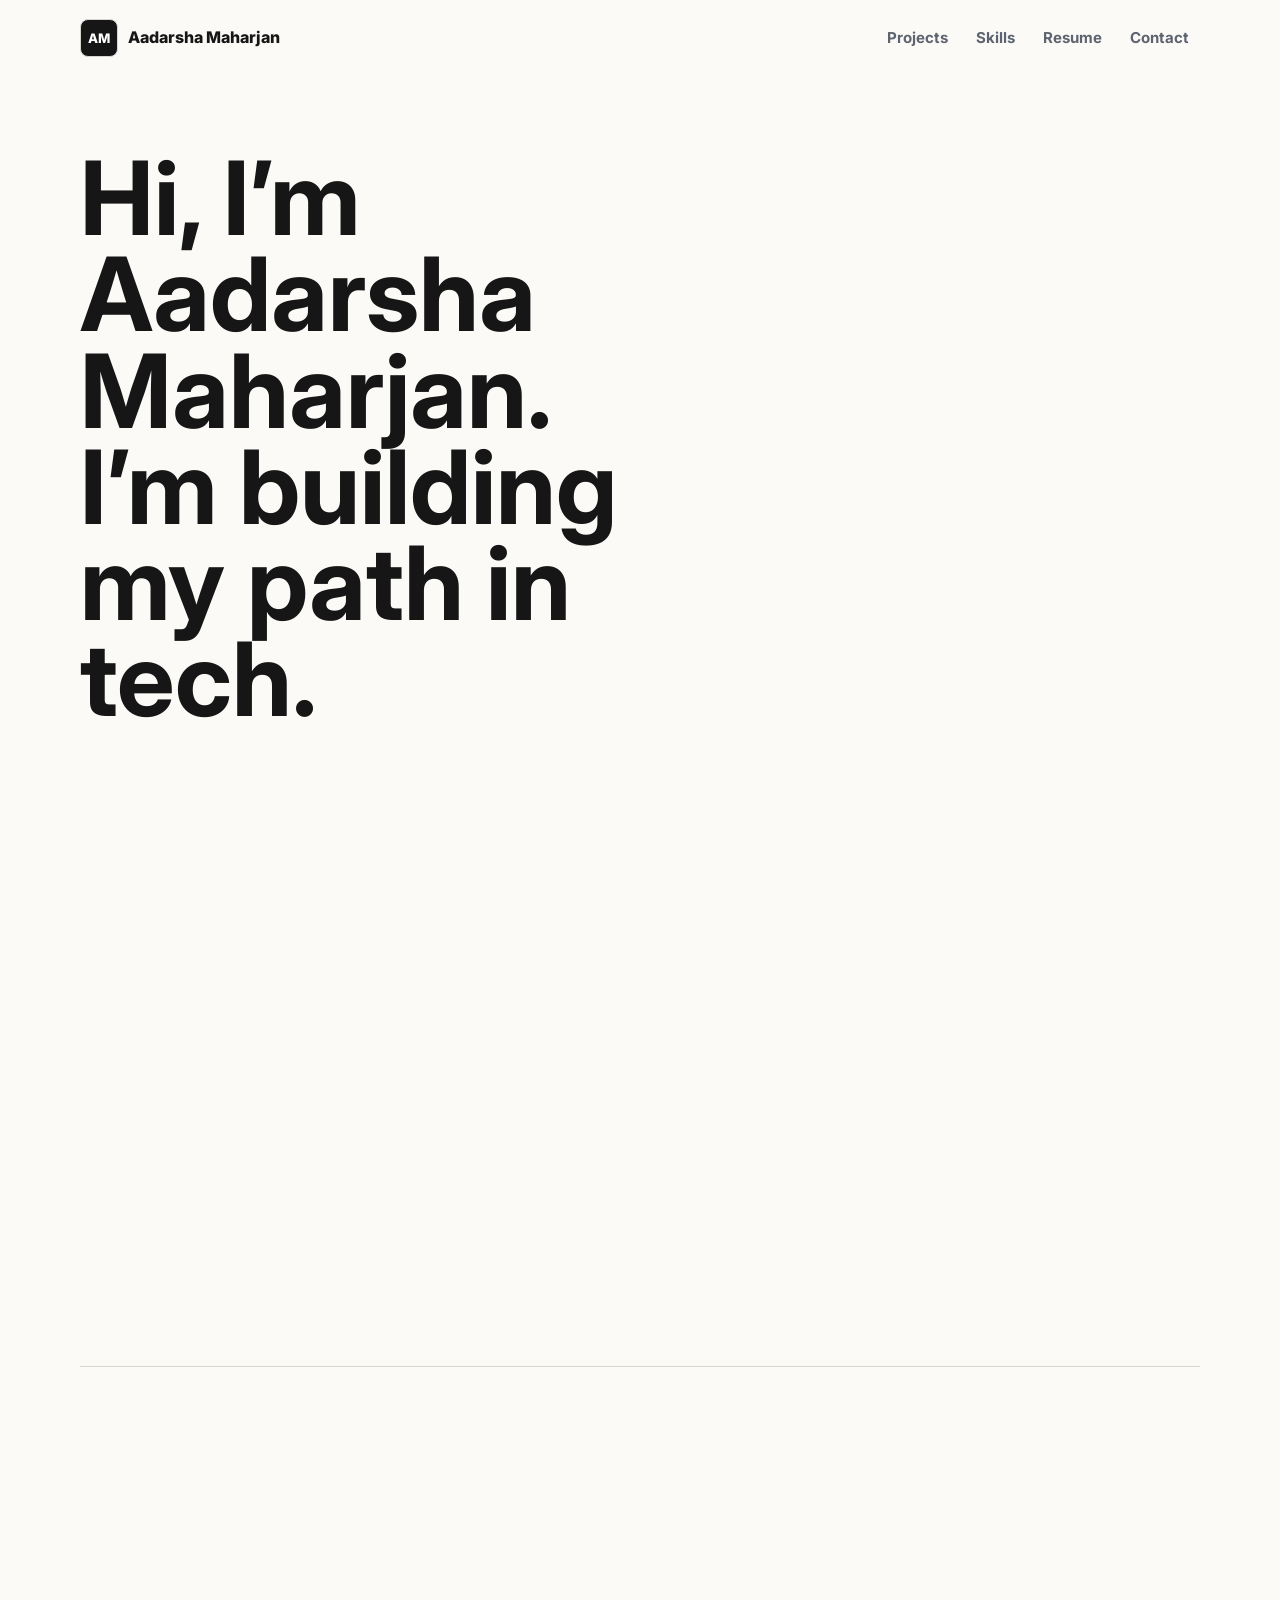
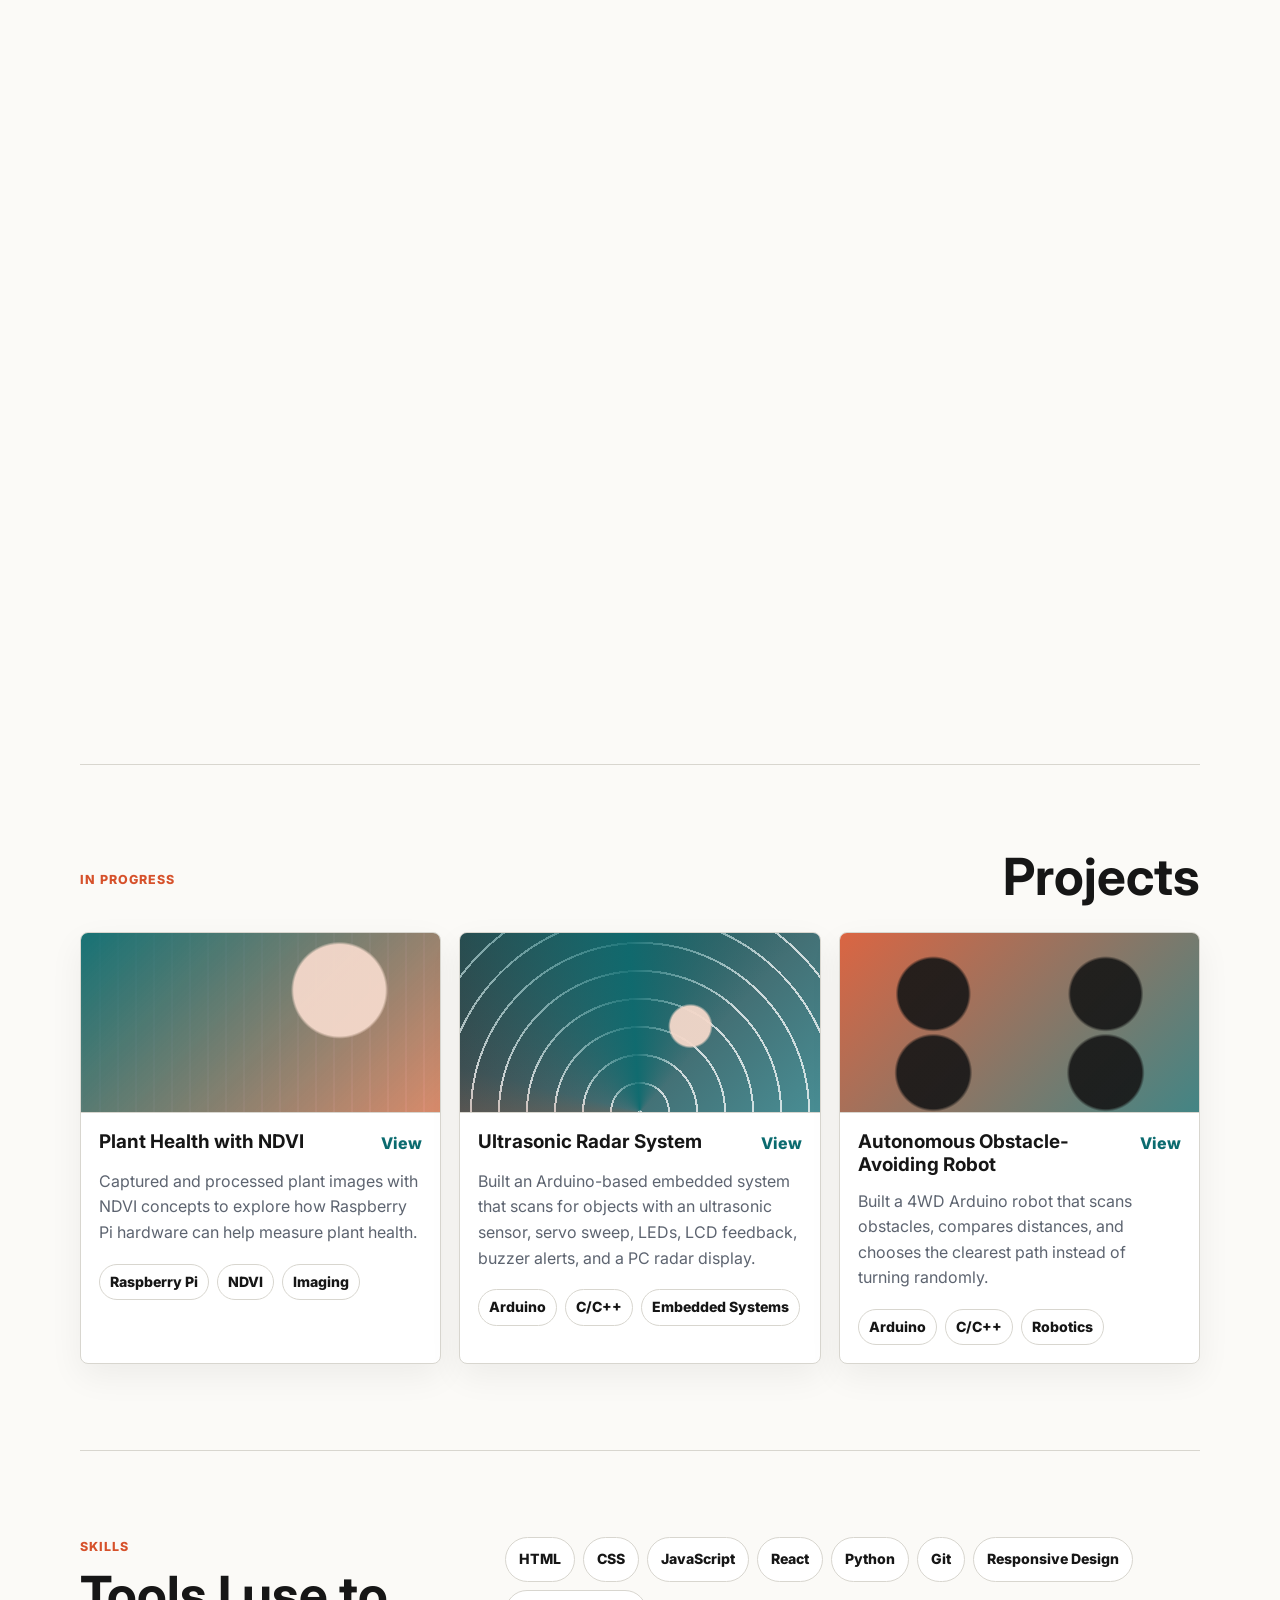
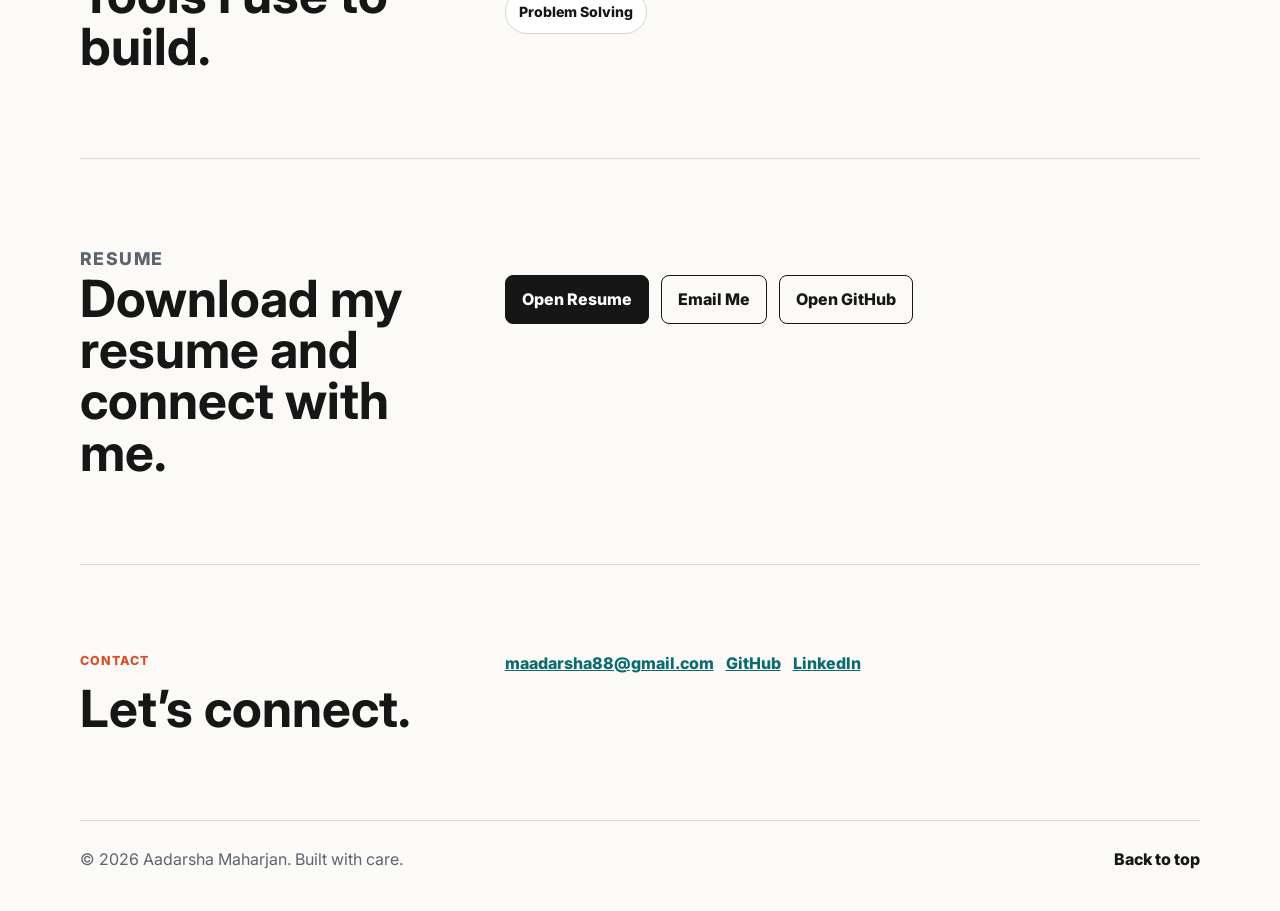
<file: index.html>
<!doctype html>
<html lang="en">
  <head>
    <meta charset="utf-8" />
    <meta name="viewport" content="width=device-width, initial-scale=1" />
    <meta
      name="description"
      content="Portfolio website for Aadarsha Maharjan featuring resume, GitHub, skills, and upcoming projects."
    />
    <title>Aadarsha Maharjan | Portfolio</title>
    <link rel="preconnect" href="https://fonts.googleapis.com" />
    <link rel="preconnect" href="https://fonts.gstatic.com" crossorigin />
    <link
      href="https://fonts.googleapis.com/css2?family=Inter:wght@400;500;600;700;800&display=swap"
      rel="stylesheet"
    />
    <link rel="stylesheet" href="styles.css" />
  </head>
  <body>
    <header class="site-header">
      <a class="brand" href="#top" aria-label="Aadarsha Maharjan home">
        <span class="brand-mark">AM</span>
        <span>Aadarsha Maharjan</span>
      </a>

      <nav class="nav-links" aria-label="Main navigation">
        <a href="#projects">Projects</a>
        <a href="#skills">Skills</a>
        <a href="#resume">Resume</a>
        <a href="#contact">Contact</a>
      </nav>
    </header>

    <main id="top">
      <div class="hero-stage">
        <section class="hero" aria-labelledby="intro-title">
          <div class="hero-copy">
            <p class="eyebrow hero-kicker scroll-fade step-one">Portfolio</p>
            <h1 id="intro-title">Hi, I’m Aadarsha Maharjan. I’m building my path in tech.</h1>
            <p class="hero-text scroll-fade step-one">
              This portfolio is where I’ll share my resume, GitHub, skills, and the projects I’m
              creating as I keep learning and growing.
            </p>
            <div class="hero-actions scroll-fade step-two" aria-label="Primary links">
              <a
                class="button primary"
                href="https://github.com/AadarshaMaharjan01"
                target="_blank"
                rel="noreferrer"
              >
                <svg aria-hidden="true" viewBox="0 0 24 24">
                  <path
                    d="M12 .5A12 12 0 0 0 8.2 23.9c.6.1.8-.3.8-.6v-2.1c-3.3.7-4-1.4-4-1.4-.5-1.4-1.3-1.8-1.3-1.8-1.1-.7.1-.7.1-.7 1.2.1 1.8 1.2 1.8 1.2 1.1 1.8 2.8 1.3 3.5 1 .1-.8.4-1.3.8-1.6-2.7-.3-5.5-1.3-5.5-5.9 0-1.3.5-2.4 1.2-3.2-.1-.3-.5-1.6.1-3.2 0 0 1-.3 3.3 1.2a11.4 11.4 0 0 1 6 0C17.4 4.3 18.4 4.6 18.4 4.6c.6 1.6.2 2.9.1 3.2.8.8 1.2 1.9 1.2 3.2 0 4.6-2.8 5.6-5.5 5.9.4.4.8 1.1.8 2.2v3.3c0 .3.2.7.8.6A12 12 0 0 0 12 .5Z"
                  />
                </svg>
                GitHub
              </a>
              <a
                class="button secondary"
                href="Resume_Aadarsha_New.docx"
                target="_blank"
                rel="noreferrer"
              >
                <svg aria-hidden="true" viewBox="0 0 24 24">
                  <path
                    d="M14 2H6a2 2 0 0 0-2 2v16a2 2 0 0 0 2 2h12a2 2 0 0 0 2-2V8Zm0 2.8L17.2 8H14ZM8 13h8v2H8Zm0 4h8v2H8Zm0-8h4v2H8Z"
                  />
                </svg>
                Resume
              </a>
            </div>
          </div>

          <div class="hero-visual scroll-fade step-three" aria-label="Portfolio preview">
            <img src="assets/portfolio-visual.svg" alt="Layered portfolio project preview" />
          </div>
        </section>
      </div>

      <div class="about-stage">
        <section class="section about" aria-labelledby="about-title">
          <div class="scroll-fade about-step-one">
            <p class="eyebrow">About</p>
            <h2 id="about-title">Motivated, curious, and ready to build.</h2>
          </div>
          <p class="scroll-fade about-step-two">
            I’m Aadarsha Maharjan, a current Computer Engineering student at Wentworth Institute of
            Technology. I’m working toward building practical technical skills through hands-on
            learning, and this site will grow with me as I add new projects, improve my resume, and
            publish more of my work.
          </p>
          <div class="study-details scroll-fade about-step-three" aria-label="Education details">
            <span>Current Student</span>
            <span>Computer Engineering</span>
            <span>Expected Graduation: 2029</span>
          </div>
        </section>
      </div>

      <section class="section" id="projects" aria-labelledby="projects-title">
        <div class="section-heading">
          <p class="eyebrow">In Progress</p>
          <h2 id="projects-title">Projects</h2>
        </div>

        <div class="project-grid">
          <article class="project-card">
            <div class="project-media project-media-ndvi"></div>
            <div class="project-body">
              <div class="project-topline">
                <h3>Plant Health with NDVI</h3>
                <a
                  href="ndvi-plant-health.html"
                  target="_blank"
                  rel="noreferrer"
                  aria-label="View Plant Health with NDVI project"
                >
                  View
                </a>
              </div>
              <p>
                Captured and processed plant images with NDVI concepts to explore how Raspberry Pi
                hardware can help measure plant health.
              </p>
              <div class="tags" aria-label="Plant Health with NDVI technologies">
                <span>Raspberry Pi</span>
                <span>NDVI</span>
                <span>Imaging</span>
              </div>
            </div>
          </article>

          <article class="project-card">
            <div class="project-media project-media-radar"></div>
            <div class="project-body">
              <div class="project-topline">
                <h3>Ultrasonic Radar System</h3>
                <a
                  href="ultrasonic-radar.html"
                  target="_blank"
                  rel="noreferrer"
                  aria-label="View Ultrasonic Radar System project"
                >
                  View
                </a>
              </div>
              <p>
                Built an Arduino-based embedded system that scans for objects with an ultrasonic
                sensor, servo sweep, LEDs, LCD feedback, buzzer alerts, and a PC radar display.
              </p>
              <div class="tags" aria-label="Ultrasonic Radar System technologies">
                <span>Arduino</span>
                <span>C/C++</span>
                <span>Embedded Systems</span>
              </div>
            </div>
          </article>

          <article class="project-card">
            <div class="project-media project-media-robot"></div>
            <div class="project-body">
              <div class="project-topline">
                <h3>Autonomous Obstacle-Avoiding Robot</h3>
                <a
                  href="autonomous-obstacle-avoiding-robot.html"
                  target="_blank"
                  rel="noreferrer"
                  aria-label="View Autonomous Obstacle-Avoiding Robot project"
                >
                  View
                </a>
              </div>
              <p>
                Built a 4WD Arduino robot that scans obstacles, compares distances, and chooses
                the clearest path instead of turning randomly.
              </p>
              <div class="tags" aria-label="Autonomous Obstacle-Avoiding Robot technologies">
                <span>Arduino</span>
                <span>C/C++</span>
                <span>Robotics</span>
              </div>
            </div>
          </article>
        </div>
      </section>

      <section class="section split-section" id="skills" aria-labelledby="skills-title">
        <div>
          <p class="eyebrow">Skills</p>
          <h2 id="skills-title">Tools I use to build.</h2>
        </div>

        <div class="skill-list" aria-label="Skills list">
          <span>HTML</span>
          <span>CSS</span>
          <span>JavaScript</span>
          <span>React</span>
          <span>Python</span>
          <span>Git</span>
          <span>Responsive Design</span>
          <span>Problem Solving</span>
        </div>
      </section>

      <section class="section resume-section" id="resume" aria-labelledby="resume-title">
        <div>
          <p class="eyebrow">Resume</p>
          <h2 id="resume-title">Download my resume and connect with me.</h2>
        </div>
        <div class="resume-actions">
          <a
            class="button primary"
            href="Resume_Aadarsha_New.docx"
            target="_blank"
            rel="noreferrer"
          >
            Open Resume
          </a>
          <a class="button secondary" href="mailto:maadarsha88@gmail.com">
            Email Me
          </a>
          <a
            class="button secondary"
            href="https://github.com/AadarshaMaharjan01"
            target="_blank"
            rel="noreferrer"
          >
            Open GitHub
          </a>
        </div>
      </section>

      <section class="section contact" id="contact" aria-labelledby="contact-title">
        <div>
          <p class="eyebrow">Contact</p>
          <h2 id="contact-title">Let’s connect.</h2>
        </div>
        <div class="contact-links">
          <a href="mailto:maadarsha88@gmail.com">maadarsha88@gmail.com</a>
          <a href="https://github.com/AadarshaMaharjan01" target="_blank" rel="noreferrer">
            GitHub
          </a>
          <a
            href="https://www.linkedin.com/in/aadarsha-maharjan-743132310/?skipRedirect=true"
            target="_blank"
            rel="noreferrer"
          >
            LinkedIn
          </a>
        </div>
      </section>
    </main>

    <footer class="site-footer">
      <p>© <span id="year"></span> Aadarsha Maharjan. Built with care.</p>
      <a href="#top">Back to top</a>
    </footer>

    <script src="script.js"></script>
  </body>
</html>
</file>
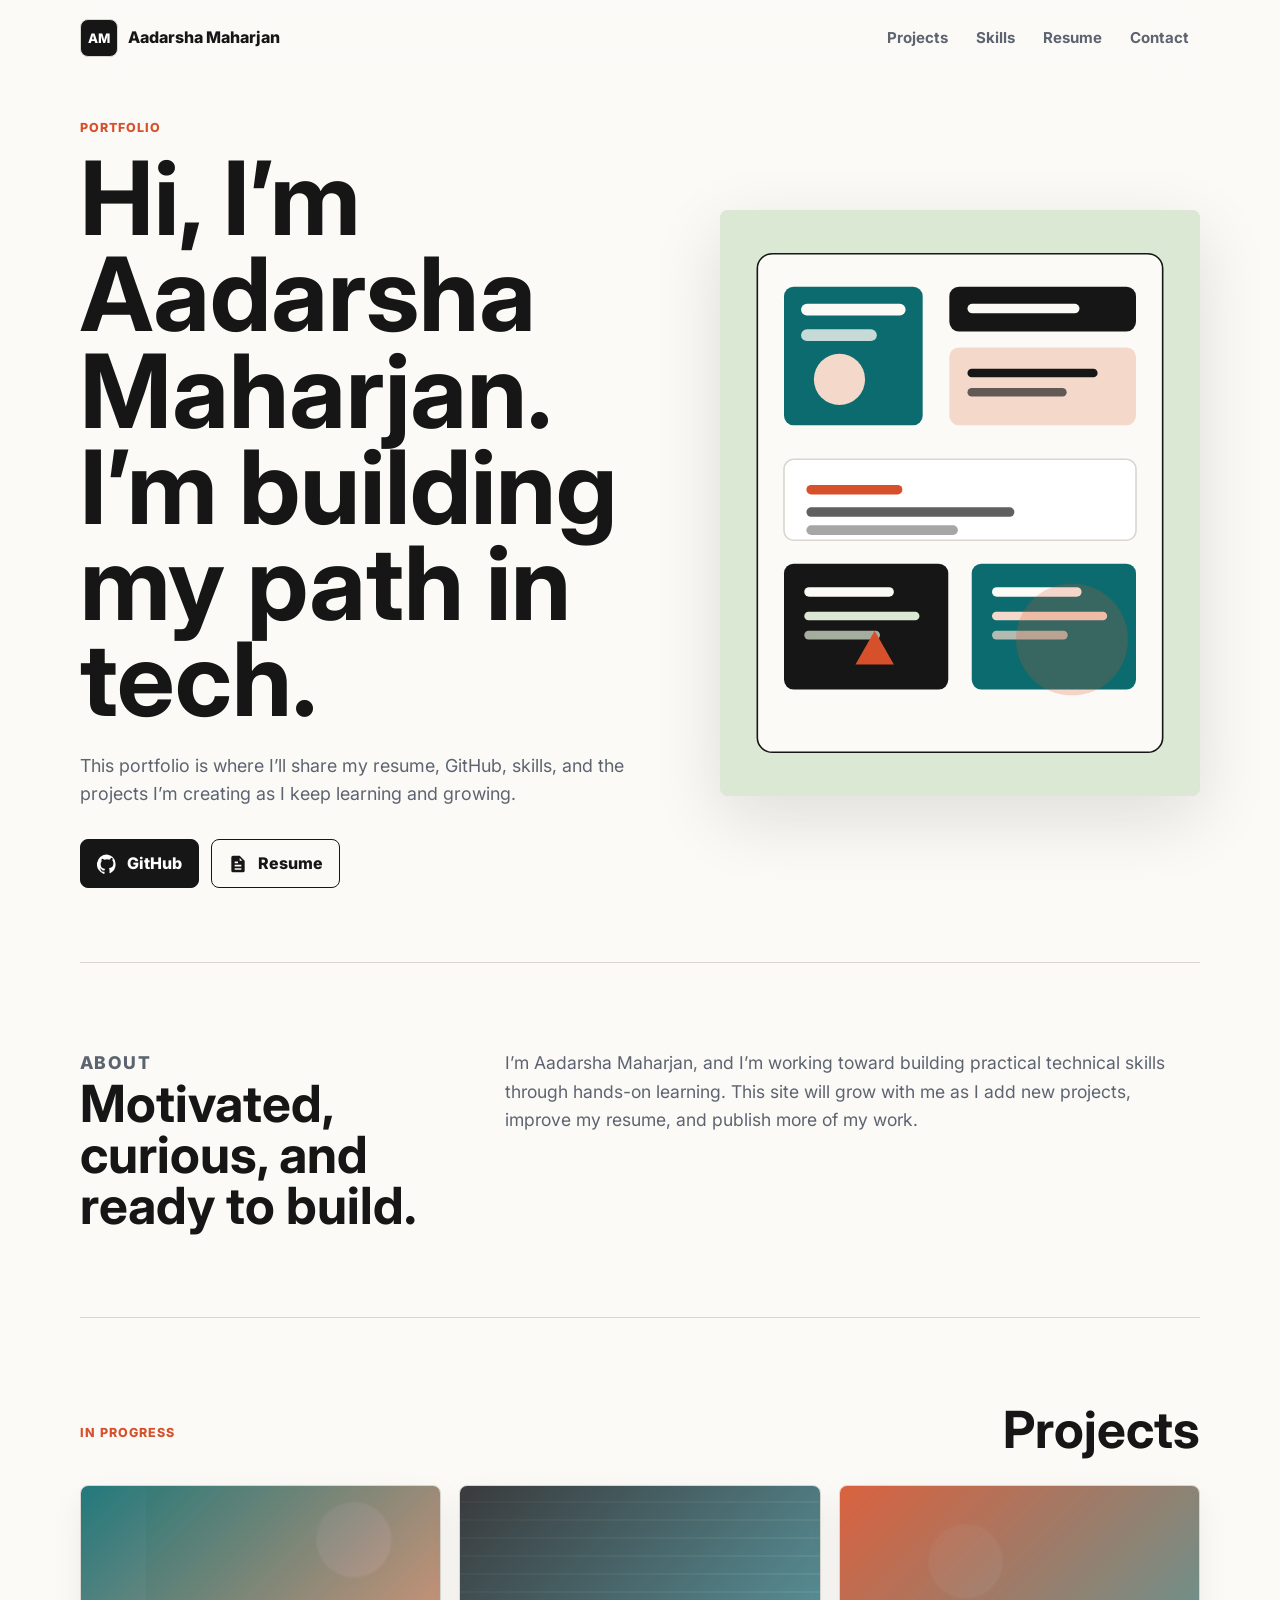
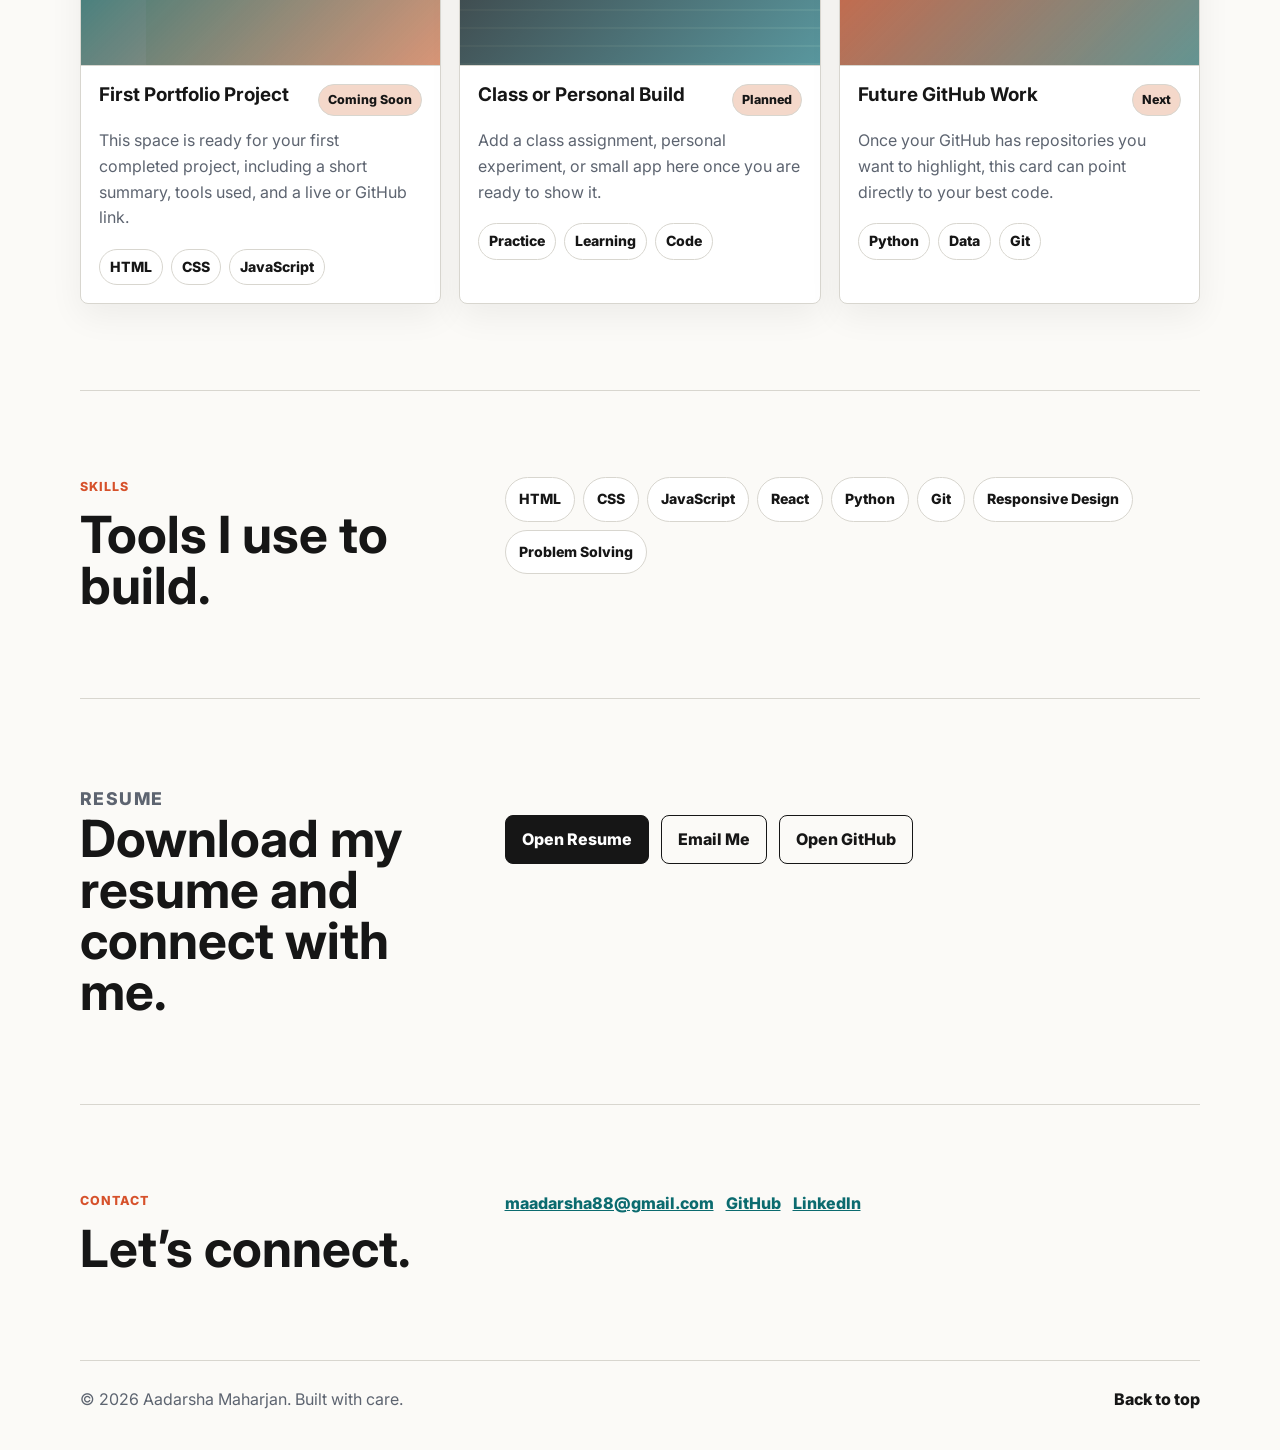
<file: New project/index.html>
<!doctype html>
<html lang="en">
  <head>
    <meta charset="utf-8" />
    <meta name="viewport" content="width=device-width, initial-scale=1" />
    <meta
      name="description"
      content="Portfolio website for Aadarsha Maharjan featuring resume, GitHub, skills, and upcoming projects."
    />
    <title>Aadarsha Maharjan | Portfolio</title>
    <link rel="preconnect" href="https://fonts.googleapis.com" />
    <link rel="preconnect" href="https://fonts.gstatic.com" crossorigin />
    <link
      href="https://fonts.googleapis.com/css2?family=Inter:wght@400;500;600;700;800&display=swap"
      rel="stylesheet"
    />
    <link rel="stylesheet" href="styles.css" />
  </head>
  <body>
    <header class="site-header">
      <a class="brand" href="#top" aria-label="Aadarsha Maharjan home">
        <span class="brand-mark">AM</span>
        <span>Aadarsha Maharjan</span>
      </a>

      <nav class="nav-links" aria-label="Main navigation">
        <a href="#projects">Projects</a>
        <a href="#skills">Skills</a>
        <a href="#resume">Resume</a>
        <a href="#contact">Contact</a>
      </nav>
    </header>

    <main id="top">
      <section class="hero" aria-labelledby="intro-title">
        <div class="hero-copy">
          <p class="eyebrow">Portfolio</p>
          <h1 id="intro-title">Hi, I’m Aadarsha Maharjan. I’m building my path in tech.</h1>
          <p class="hero-text">
            This portfolio is where I’ll share my resume, GitHub, skills, and the projects I’m
            creating as I keep learning and growing.
          </p>
          <div class="hero-actions" aria-label="Primary links">
            <a
              class="button primary"
              href="https://github.com/AadarshaMaharjan01"
              target="_blank"
              rel="noreferrer"
            >
              <svg aria-hidden="true" viewBox="0 0 24 24">
                <path
                  d="M12 .5A12 12 0 0 0 8.2 23.9c.6.1.8-.3.8-.6v-2.1c-3.3.7-4-1.4-4-1.4-.5-1.4-1.3-1.8-1.3-1.8-1.1-.7.1-.7.1-.7 1.2.1 1.8 1.2 1.8 1.2 1.1 1.8 2.8 1.3 3.5 1 .1-.8.4-1.3.8-1.6-2.7-.3-5.5-1.3-5.5-5.9 0-1.3.5-2.4 1.2-3.2-.1-.3-.5-1.6.1-3.2 0 0 1-.3 3.3 1.2a11.4 11.4 0 0 1 6 0C17.4 4.3 18.4 4.6 18.4 4.6c.6 1.6.2 2.9.1 3.2.8.8 1.2 1.9 1.2 3.2 0 4.6-2.8 5.6-5.5 5.9.4.4.8 1.1.8 2.2v3.3c0 .3.2.7.8.6A12 12 0 0 0 12 .5Z"
                />
              </svg>
              GitHub
            </a>
            <a
              class="button secondary"
              href="Resume_Aadarsha_New.docx"
              target="_blank"
              rel="noreferrer"
            >
              <svg aria-hidden="true" viewBox="0 0 24 24">
                <path
                  d="M14 2H6a2 2 0 0 0-2 2v16a2 2 0 0 0 2 2h12a2 2 0 0 0 2-2V8Zm0 2.8L17.2 8H14ZM8 13h8v2H8Zm0 4h8v2H8Zm0-8h4v2H8Z"
                />
              </svg>
              Resume
            </a>
          </div>
        </div>

        <div class="hero-visual" aria-label="Portfolio preview">
          <img src="assets/portfolio-visual.svg" alt="Layered portfolio project preview" />
        </div>
      </section>

      <section class="section about" aria-labelledby="about-title">
        <div>
          <p class="eyebrow">About</p>
          <h2 id="about-title">Motivated, curious, and ready to build.</h2>
        </div>
        <p>
          I’m Aadarsha Maharjan, and I’m working toward building practical technical skills through
          hands-on learning. This site will grow with me as I add new projects, improve my resume,
          and publish more of my work.
        </p>
      </section>

      <section class="section" id="projects" aria-labelledby="projects-title">
        <div class="section-heading">
          <p class="eyebrow">In Progress</p>
          <h2 id="projects-title">Projects</h2>
        </div>

        <div class="project-grid">
          <article class="project-card">
            <div class="project-media project-media-a"></div>
            <div class="project-body">
              <div class="project-topline">
                <h3>First Portfolio Project</h3>
                <span class="status-label">Coming Soon</span>
              </div>
              <p>
                This space is ready for your first completed project, including a short summary,
                tools used, and a live or GitHub link.
              </p>
              <div class="tags" aria-label="First Portfolio Project technologies">
                <span>HTML</span>
                <span>CSS</span>
                <span>JavaScript</span>
              </div>
            </div>
          </article>

          <article class="project-card">
            <div class="project-media project-media-b"></div>
            <div class="project-body">
              <div class="project-topline">
                <h3>Class or Personal Build</h3>
                <span class="status-label">Planned</span>
              </div>
              <p>
                Add a class assignment, personal experiment, or small app here once you are ready
                to show it.
              </p>
              <div class="tags" aria-label="Class or Personal Build technologies">
                <span>Practice</span>
                <span>Learning</span>
                <span>Code</span>
              </div>
            </div>
          </article>

          <article class="project-card">
            <div class="project-media project-media-c"></div>
            <div class="project-body">
              <div class="project-topline">
                <h3>Future GitHub Work</h3>
                <span class="status-label">Next</span>
              </div>
              <p>
                Once your GitHub has repositories you want to highlight, this card can point
                directly to your best code.
              </p>
              <div class="tags" aria-label="Future GitHub Work technologies">
                <span>Python</span>
                <span>Data</span>
                <span>Git</span>
              </div>
            </div>
          </article>
        </div>
      </section>

      <section class="section split-section" id="skills" aria-labelledby="skills-title">
        <div>
          <p class="eyebrow">Skills</p>
          <h2 id="skills-title">Tools I use to build.</h2>
        </div>

        <div class="skill-list" aria-label="Skills list">
          <span>HTML</span>
          <span>CSS</span>
          <span>JavaScript</span>
          <span>React</span>
          <span>Python</span>
          <span>Git</span>
          <span>Responsive Design</span>
          <span>Problem Solving</span>
        </div>
      </section>

      <section class="section resume-section" id="resume" aria-labelledby="resume-title">
        <div>
          <p class="eyebrow">Resume</p>
          <h2 id="resume-title">Download my resume and connect with me.</h2>
        </div>
        <div class="resume-actions">
          <a
            class="button primary"
            href="Resume_Aadarsha_New.docx"
            target="_blank"
            rel="noreferrer"
          >
            Open Resume
          </a>
          <a class="button secondary" href="mailto:maadarsha88@gmail.com">
            Email Me
          </a>
          <a
            class="button secondary"
            href="https://github.com/AadarshaMaharjan01"
            target="_blank"
            rel="noreferrer"
          >
            Open GitHub
          </a>
        </div>
      </section>

      <section class="section contact" id="contact" aria-labelledby="contact-title">
        <div>
          <p class="eyebrow">Contact</p>
          <h2 id="contact-title">Let’s connect.</h2>
        </div>
        <div class="contact-links">
          <a href="mailto:maadarsha88@gmail.com">maadarsha88@gmail.com</a>
          <a href="https://github.com/AadarshaMaharjan01" target="_blank" rel="noreferrer">
            GitHub
          </a>
          <a
            href="https://www.linkedin.com/in/aadarsha-maharjan-743132310/?skipRedirect=true"
            target="_blank"
            rel="noreferrer"
          >
            LinkedIn
          </a>
        </div>
      </section>
    </main>

    <footer class="site-footer">
      <p>© <span id="year"></span> Aadarsha Maharjan. Built with care.</p>
      <a href="#top">Back to top</a>
    </footer>

    <script src="script.js"></script>
  </body>
</html>
</file>
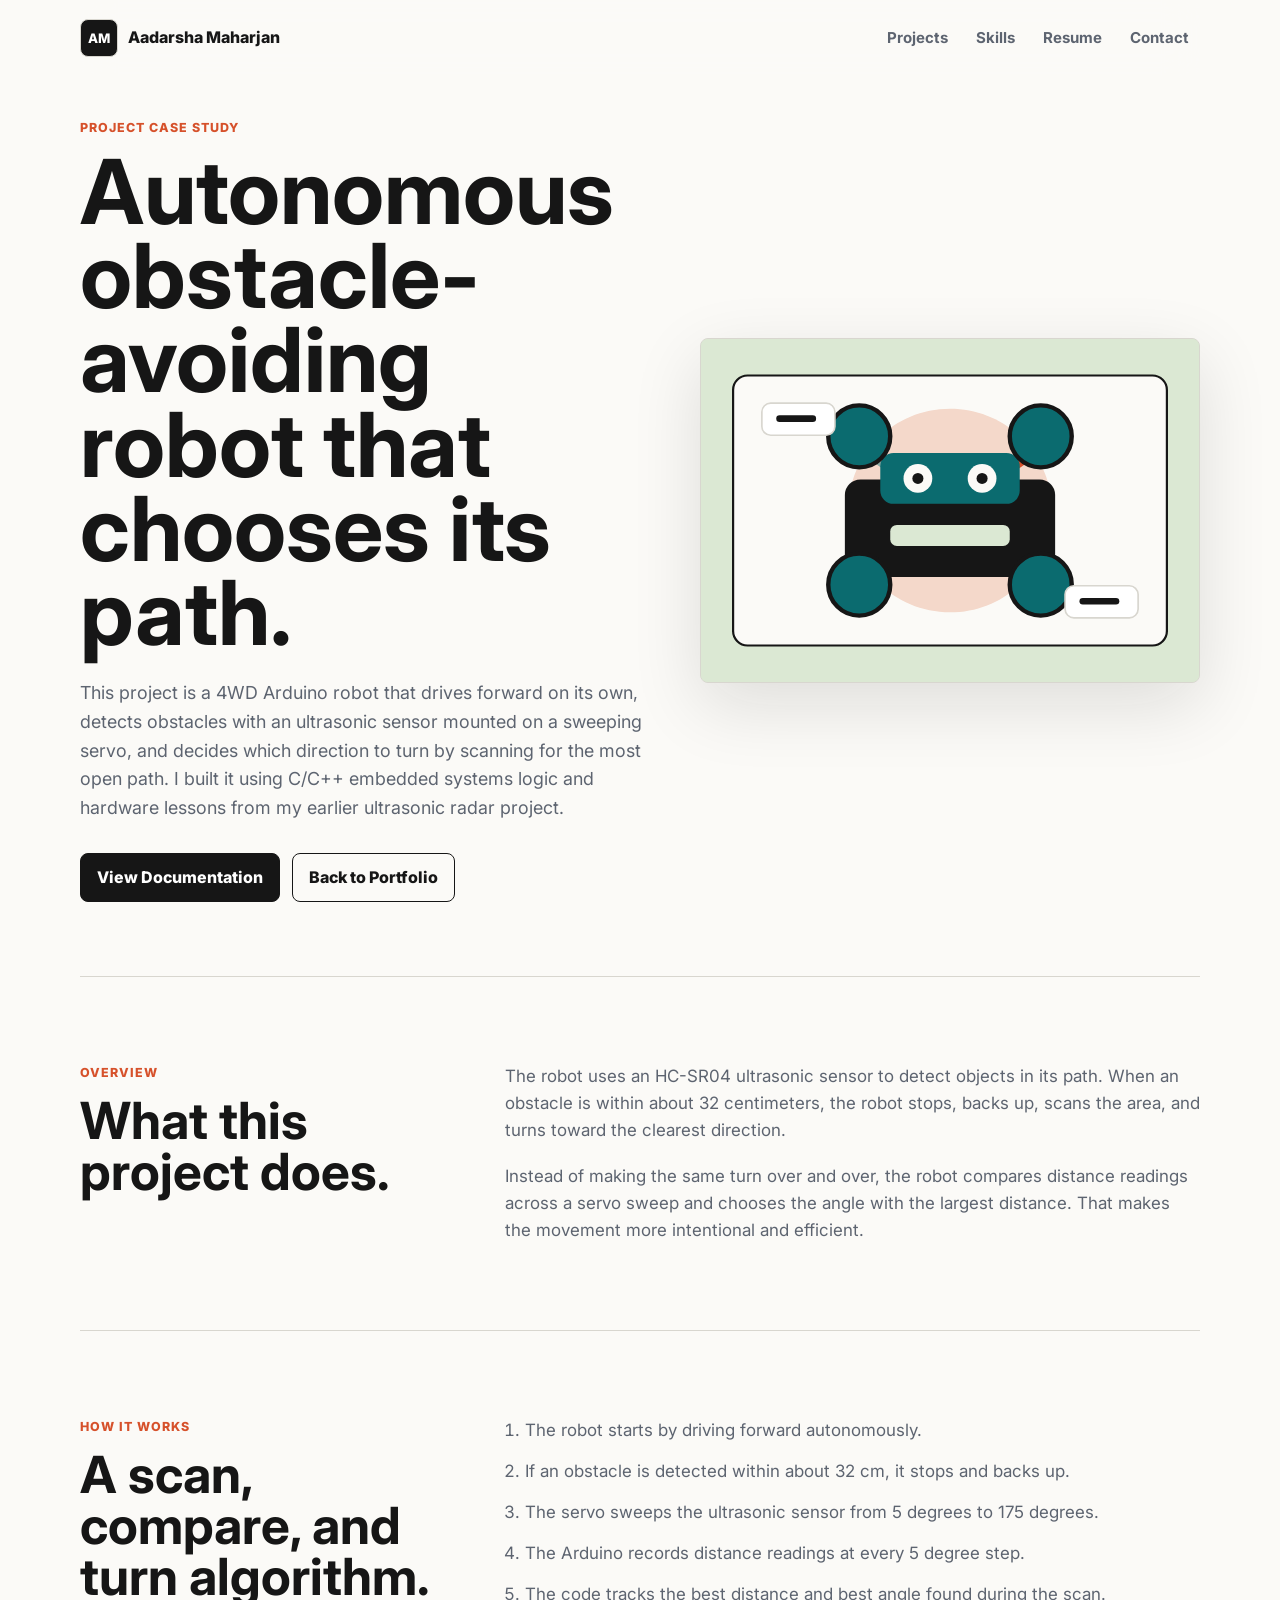
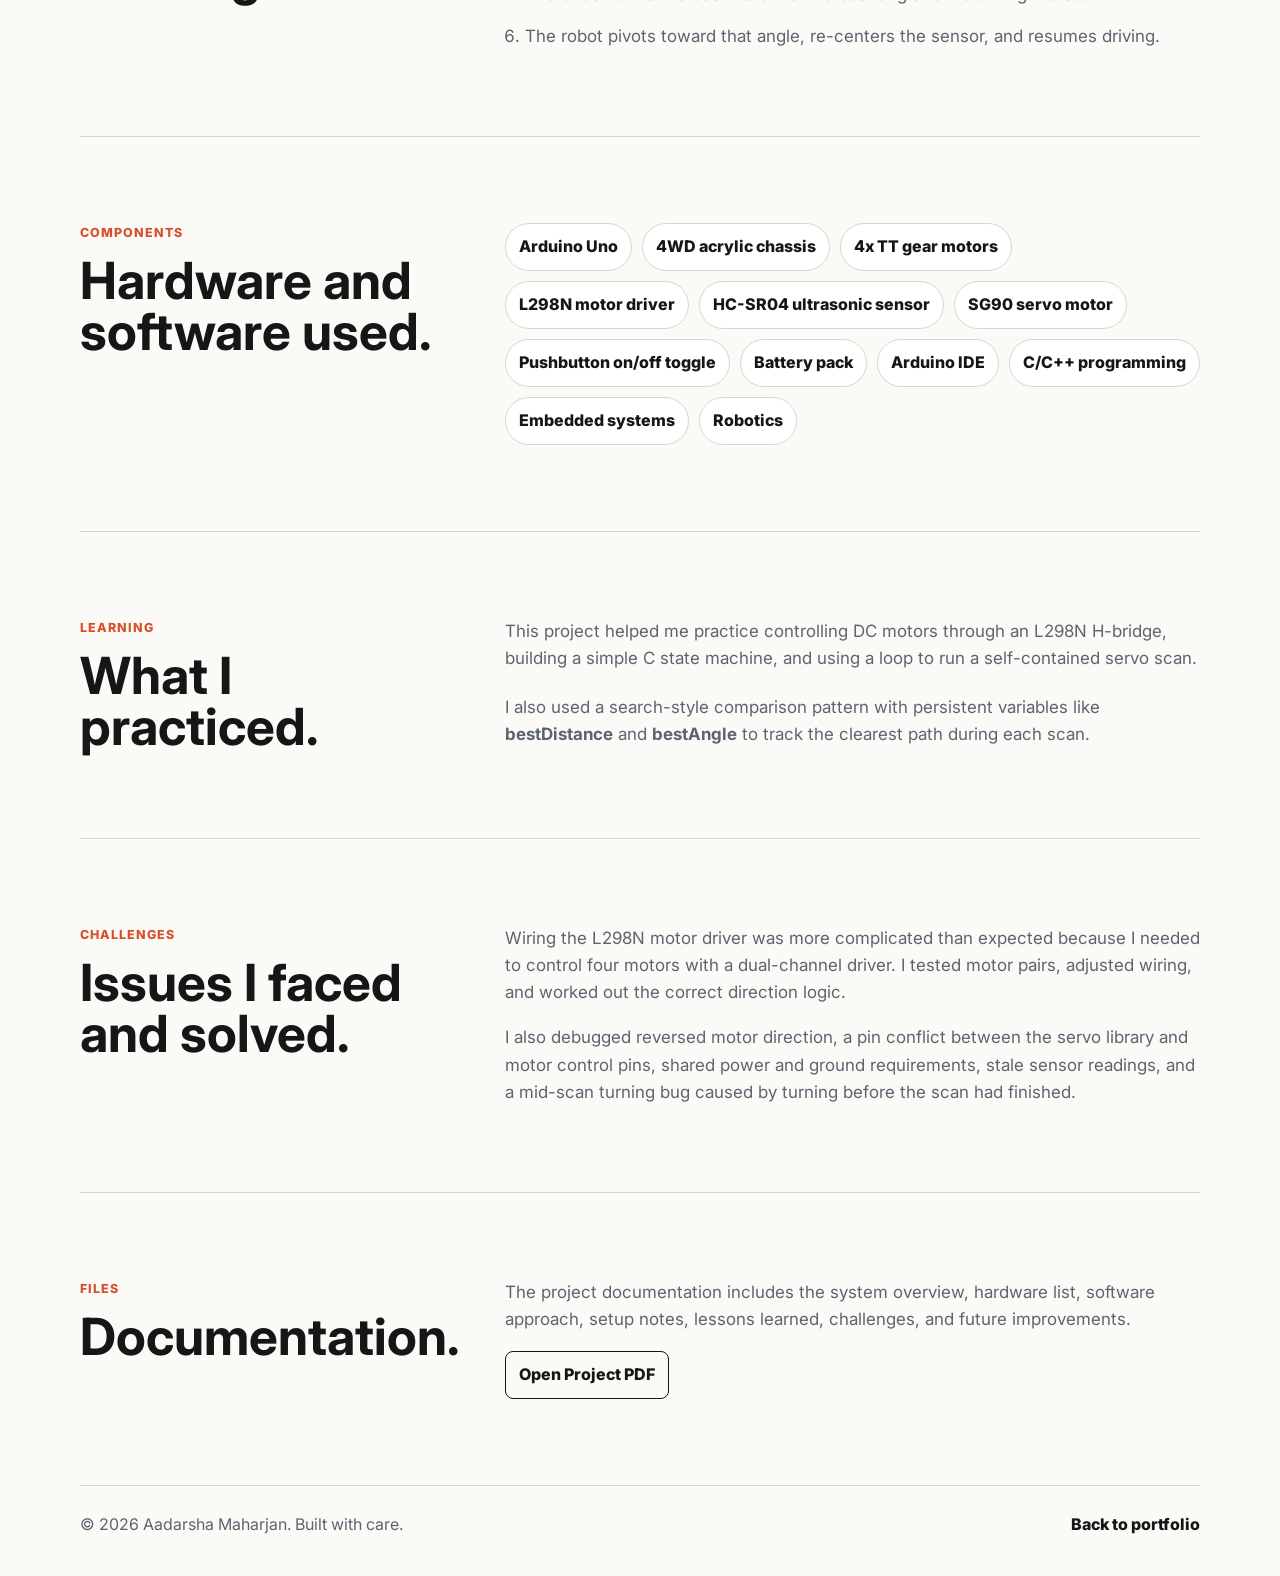
<file: autonomous-obstacle-avoiding-robot.html>
<!doctype html>
<html lang="en">
  <head>
    <meta charset="utf-8" />
    <meta name="viewport" content="width=device-width, initial-scale=1" />
    <meta
      name="description"
      content="Aadarsha Maharjan project case study: Arduino autonomous obstacle-avoiding robot using ultrasonic sensing, servo scanning, and C/C++ embedded systems logic."
    />
    <title>Autonomous Obstacle-Avoiding Robot | Aadarsha Maharjan</title>
    <link rel="preconnect" href="https://fonts.googleapis.com" />
    <link rel="preconnect" href="https://fonts.gstatic.com" crossorigin />
    <link
      href="https://fonts.googleapis.com/css2?family=Inter:wght@400;500;600;700;800&display=swap"
      rel="stylesheet"
    />
    <link rel="stylesheet" href="styles.css" />
  </head>
  <body>
    <header class="site-header">
      <a class="brand" href="index.html" aria-label="Aadarsha Maharjan home">
        <span class="brand-mark">AM</span>
        <span>Aadarsha Maharjan</span>
      </a>

      <nav class="nav-links" aria-label="Project navigation">
        <a href="index.html#projects">Projects</a>
        <a href="index.html#skills">Skills</a>
        <a href="index.html#resume">Resume</a>
        <a href="index.html#contact">Contact</a>
      </nav>
    </header>

    <main>
      <section class="project-hero">
        <div>
          <p class="eyebrow">Project Case Study</p>
          <h1>Autonomous obstacle-avoiding robot that chooses its path.</h1>
          <p class="project-lede">
            This project is a 4WD Arduino robot that drives forward on its own, detects obstacles
            with an ultrasonic sensor mounted on a sweeping servo, and decides which direction to
            turn by scanning for the most open path. I built it using C/C++ embedded systems logic
            and hardware lessons from my earlier ultrasonic radar project.
          </p>
          <div class="hero-actions">
            <a
              class="button primary"
              href="autonomous-obstacle-avoiding-robot.pdf"
              target="_blank"
              rel="noreferrer"
            >
              View Documentation
            </a>
            <a class="button secondary" href="index.html#projects">Back to Portfolio</a>
          </div>
        </div>
        <div class="project-hero-image">
          <img
            src="assets/autonomous-robot-preview.svg"
            alt="Autonomous obstacle-avoiding robot preview"
          />
        </div>
      </section>

      <section class="section project-detail-grid" aria-labelledby="overview-title">
        <div>
          <p class="eyebrow">Overview</p>
          <h2 id="overview-title">What this project does.</h2>
        </div>
        <div class="detail-copy">
          <p>
            The robot uses an HC-SR04 ultrasonic sensor to detect objects in its path. When an
            obstacle is within about 32 centimeters, the robot stops, backs up, scans the area, and
            turns toward the clearest direction.
          </p>
          <p>
            Instead of making the same turn over and over, the robot compares distance readings
            across a servo sweep and chooses the angle with the largest distance. That makes the
            movement more intentional and efficient.
          </p>
        </div>
      </section>

      <section class="section project-detail-grid" aria-labelledby="how-title">
        <div>
          <p class="eyebrow">How It Works</p>
          <h2 id="how-title">A scan, compare, and turn algorithm.</h2>
        </div>
        <div class="detail-copy">
          <ol class="process-list">
            <li>The robot starts by driving forward autonomously.</li>
            <li>If an obstacle is detected within about 32 cm, it stops and backs up.</li>
            <li>The servo sweeps the ultrasonic sensor from 5 degrees to 175 degrees.</li>
            <li>The Arduino records distance readings at every 5 degree step.</li>
            <li>The code tracks the best distance and best angle found during the scan.</li>
            <li>The robot pivots toward that angle, re-centers the sensor, and resumes driving.</li>
          </ol>
        </div>
      </section>

      <section class="section project-detail-grid" aria-labelledby="components-title">
        <div>
          <p class="eyebrow">Components</p>
          <h2 id="components-title">Hardware and software used.</h2>
        </div>
        <div class="component-grid">
          <span>Arduino Uno</span>
          <span>4WD acrylic chassis</span>
          <span>4x TT gear motors</span>
          <span>L298N motor driver</span>
          <span>HC-SR04 ultrasonic sensor</span>
          <span>SG90 servo motor</span>
          <span>Pushbutton on/off toggle</span>
          <span>Battery pack</span>
          <span>Arduino IDE</span>
          <span>C/C++ programming</span>
          <span>Embedded systems</span>
          <span>Robotics</span>
        </div>
      </section>

      <section class="section project-detail-grid" aria-labelledby="learning-title">
        <div>
          <p class="eyebrow">Learning</p>
          <h2 id="learning-title">What I practiced.</h2>
        </div>
        <div class="detail-copy">
          <p>
            This project helped me practice controlling DC motors through an L298N H-bridge,
            building a simple C state machine, and using a loop to run a self-contained servo scan.
          </p>
          <p>
            I also used a search-style comparison pattern with persistent variables like
            <strong>bestDistance</strong> and <strong>bestAngle</strong> to track the clearest path
            during each scan.
          </p>
        </div>
      </section>

      <section class="section project-detail-grid" aria-labelledby="challenges-title">
        <div>
          <p class="eyebrow">Challenges</p>
          <h2 id="challenges-title">Issues I faced and solved.</h2>
        </div>
        <div class="detail-copy">
          <p>
            Wiring the L298N motor driver was more complicated than expected because I needed to
            control four motors with a dual-channel driver. I tested motor pairs, adjusted wiring,
            and worked out the correct direction logic.
          </p>
          <p>
            I also debugged reversed motor direction, a pin conflict between the servo library and
            motor control pins, shared power and ground requirements, stale sensor readings, and a
            mid-scan turning bug caused by turning before the scan had finished.
          </p>
        </div>
      </section>

      <section class="section project-detail-grid" aria-labelledby="files-title">
        <div>
          <p class="eyebrow">Files</p>
          <h2 id="files-title">Documentation.</h2>
        </div>
        <div class="detail-copy">
          <p>
            The project documentation includes the system overview, hardware list, software
            approach, setup notes, lessons learned, challenges, and future improvements.
          </p>
          <div class="component-grid">
            <a
              class="button secondary"
              href="autonomous-obstacle-avoiding-robot.pdf"
              target="_blank"
              rel="noreferrer"
            >
              Open Project PDF
            </a>
          </div>
        </div>
      </section>
    </main>

    <footer class="site-footer">
      <p>© <span id="year"></span> Aadarsha Maharjan. Built with care.</p>
      <a href="index.html">Back to portfolio</a>
    </footer>

    <script src="script.js"></script>
  </body>
</html>
</file>
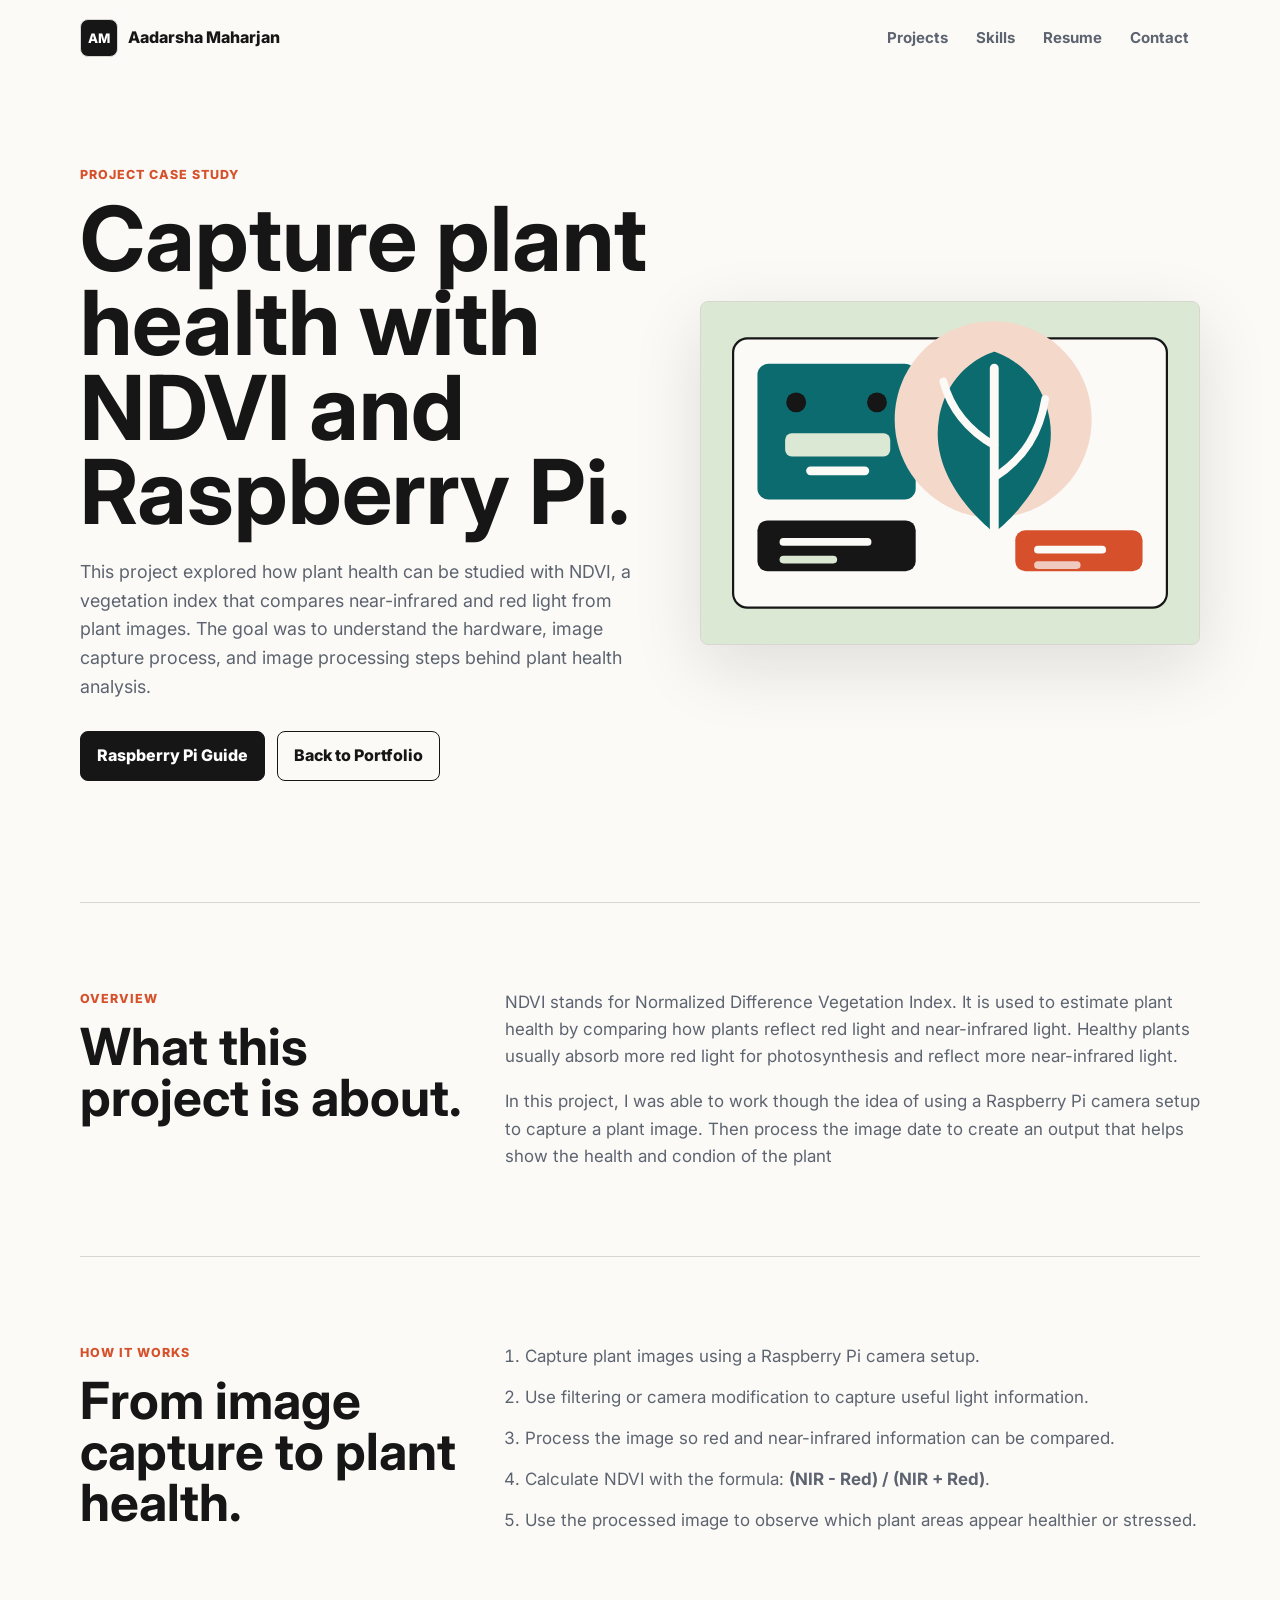
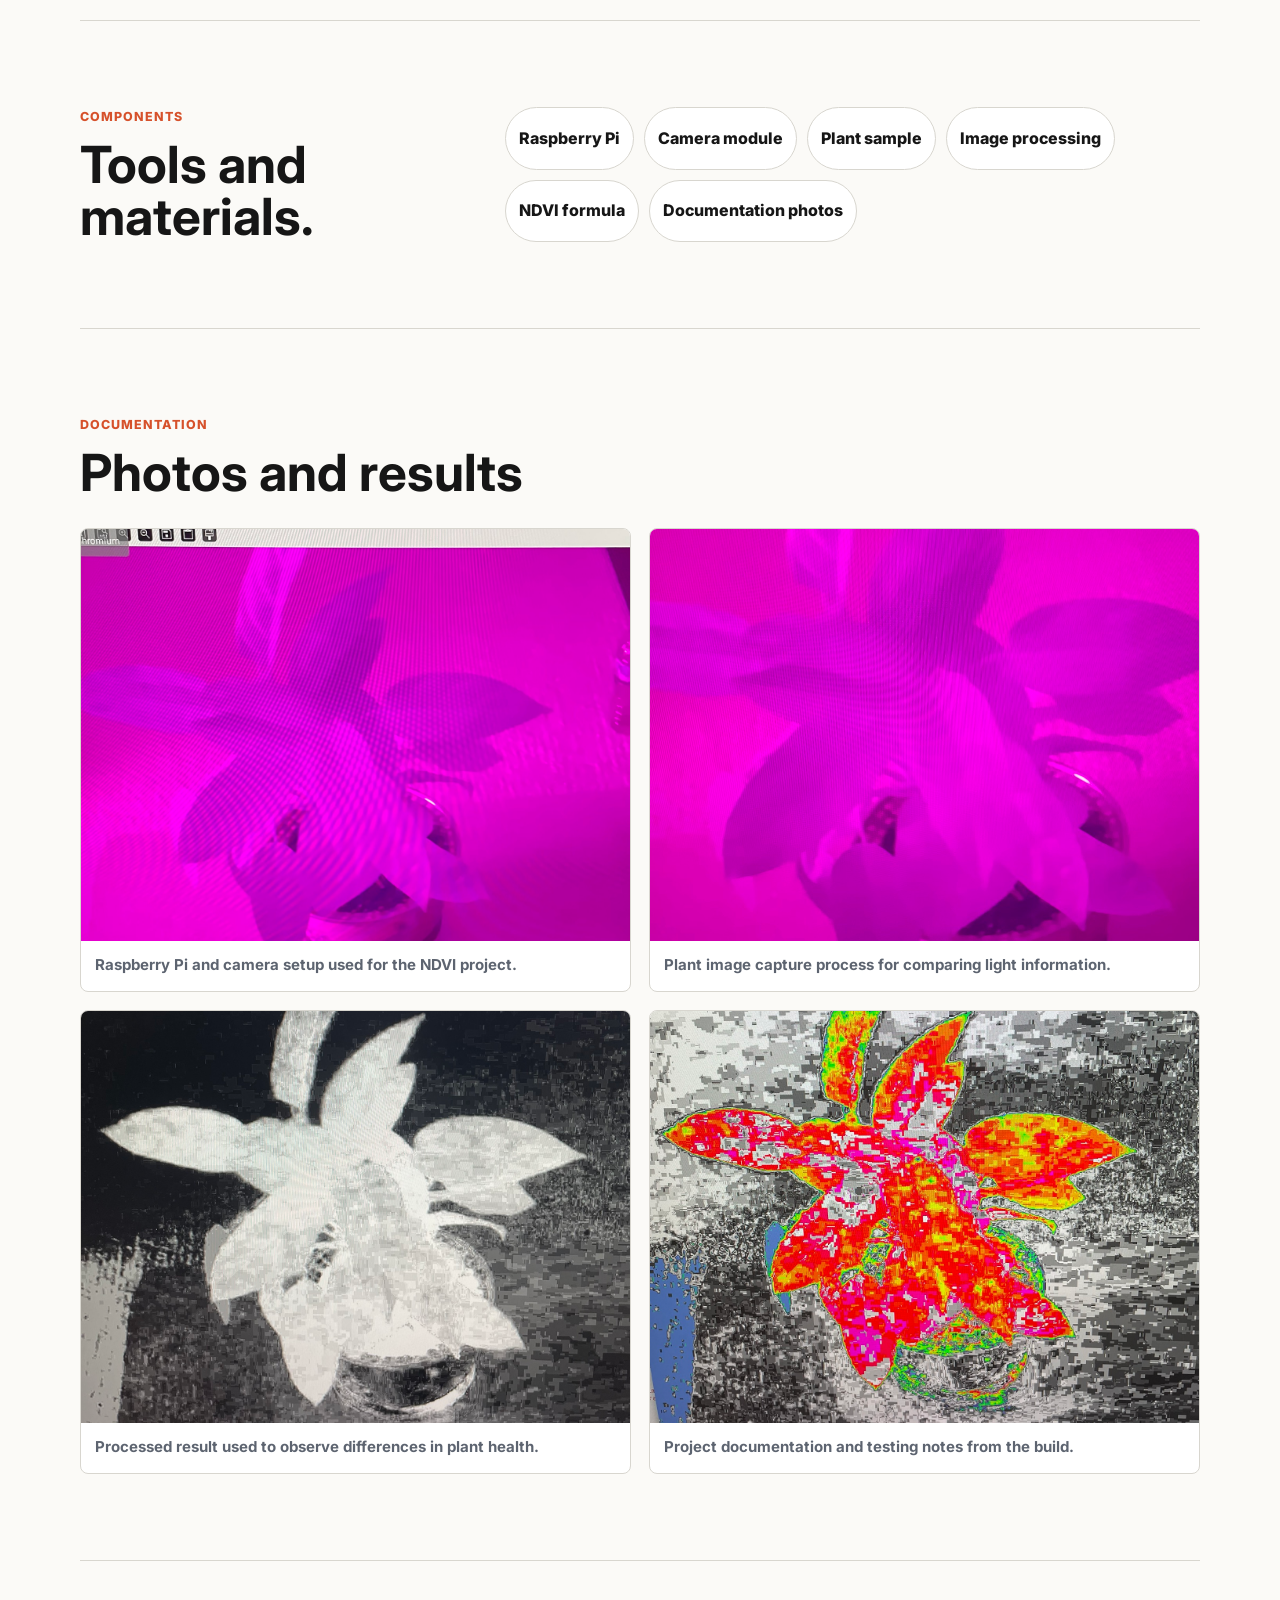
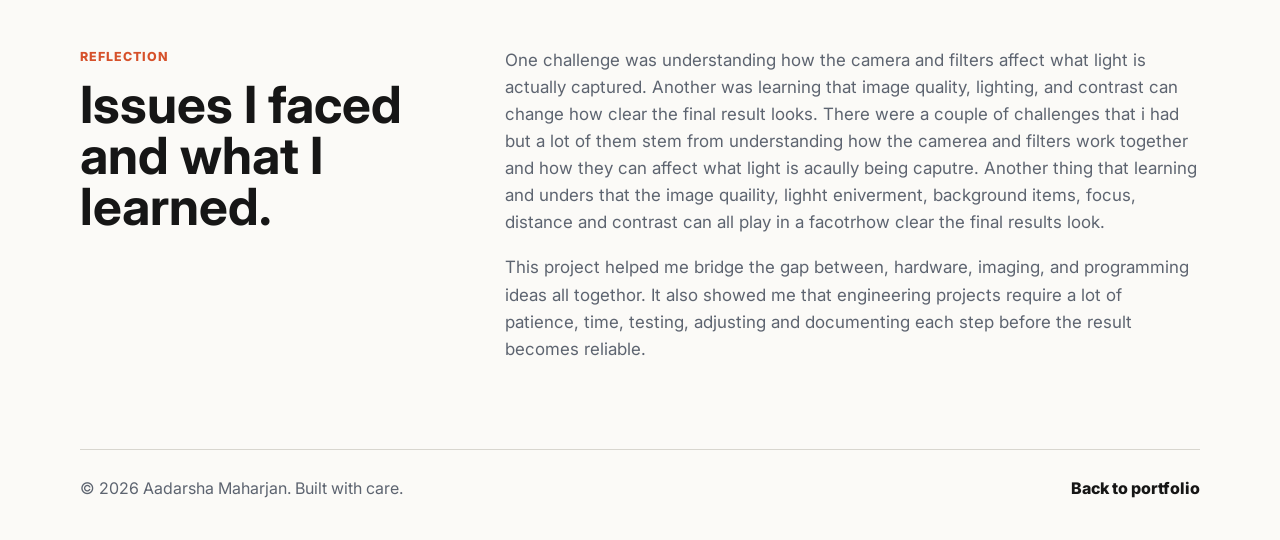
<file: ndvi-plant-health.html>
<!doctype html>
<html lang="en">
  <head>
    <meta charset="utf-8" />
    <meta name="viewport" content="width=device-width, initial-scale=1" />
    <meta
      name="description"
      content="Aadarsha Maharjan project case study: Capture plant health with NDVI and Raspberry Pi."
    />
    <title>Plant Health with NDVI | Aadarsha Maharjan</title>
    <link rel="preconnect" href="https://fonts.googleapis.com" />
    <link rel="preconnect" href="https://fonts.gstatic.com" crossorigin />
    <link
      href="https://fonts.googleapis.com/css2?family=Inter:wght@400;500;600;700;800&display=swap"
      rel="stylesheet"
    />
    <link rel="stylesheet" href="styles.css" />
  </head>
  <body>
    <header class="site-header">
      <a class="brand" href="index.html" aria-label="Aadarsha Maharjan home">
        <span class="brand-mark">AM</span>
        <span>Aadarsha Maharjan</span>
      </a>

      <nav class="nav-links" aria-label="Project navigation">
        <a href="index.html#projects">Projects</a>
        <a href="index.html#skills">Skills</a>
        <a href="index.html#resume">Resume</a>
        <a href="index.html#contact">Contact</a>
      </nav>
    </header>

    <main>
      <section class="project-hero">
        <div>
          <p class="eyebrow">Project Case Study</p>
          <h1>Capture plant health with NDVI and Raspberry Pi.</h1>
          <p class="project-lede">
            This project explored how plant health can be studied with NDVI, a vegetation index
            that compares near-infrared and red light from plant images. The goal was to understand
            the hardware, image capture process, and image processing steps behind plant health
            analysis.
          </p>
          <div class="hero-actions">
            <a
              class="button primary"
              href="https://projects.raspberrypi.org/en/projects/astropi-ndvi/6"
              target="_blank"
              rel="noreferrer"
            >
              Raspberry Pi Guide
            </a>
            <a class="button secondary" href="index.html#projects">Back to Portfolio</a>
          </div>
        </div>
        <div class="project-hero-image">
          <img src="assets/ndvi-project-preview.svg" alt="NDVI plant health project preview" />
        </div>
      </section>

      <section class="section project-detail-grid" aria-labelledby="overview-title">
        <div>
          <p class="eyebrow">Overview</p>
          <h2 id="overview-title">What this project is about.</h2>
        </div>
        <div class="detail-copy">
          <p>
            NDVI stands for Normalized Difference Vegetation Index. It is used to estimate plant
            health by comparing how plants reflect red light and near-infrared light. Healthy
            plants usually absorb more red light for photosynthesis and reflect more near-infrared
            light.
          </p>
          <p>
            In this project, I was able to work though the idea of using a Raspberry Pi camera setup to capture a plant image. 
            Then process the image date to create an output that helps show the health and condion of the plant 
          </p>
        </div>
      </section>

      <section class="section project-detail-grid" aria-labelledby="how-title">
        <div>
          <p class="eyebrow">How It Works</p>
          <h2 id="how-title">From image capture to plant health.</h2>
        </div>
        <div class="detail-copy">
          <ol class="process-list">
            <li>Capture plant images using a Raspberry Pi camera setup.</li>
            <li>Use filtering or camera modification to capture useful light information.</li>
            <li>Process the image so red and near-infrared information can be compared.</li>
            <li>Calculate NDVI with the formula: <strong>(NIR - Red) / (NIR + Red)</strong>.</li>
            <li>Use the processed image to observe which plant areas appear healthier or stressed.</li>
          </ol>
        </div>
      </section>

      <section class="section project-detail-grid" aria-labelledby="components-title">
        <div>
          <p class="eyebrow">Components</p>
          <h2 id="components-title">Tools and materials.</h2>
        </div>
        <div class="component-grid">
          <span>Raspberry Pi</span>
          <span>Camera module</span>
          <span>Plant sample</span>
          <span>Image processing</span>
          <span>NDVI formula</span>
          <span>Documentation photos</span>
        </div>
      </section>

      <section class="section" aria-labelledby="photos-title">
        <div class="section-heading">
          <div>
            <p class="eyebrow">Documentation</p>
            <h2 id="photos-title">Photos and results</h2>
          </div>
        </div>

        <div class="photo-grid">
          <figure>
            <img src="assets/ndvi-photo-setup.jpg" alt="Raspberry Pi NDVI project setup" />
            <figcaption>Raspberry Pi and camera setup used for the NDVI project.</figcaption>
          </figure>
          <figure>
            <img src="assets/ndvi-photo-capture.jpg" alt="Plant image capture for NDVI analysis" />
            <figcaption>Plant image capture process for comparing light information.</figcaption>
          </figure>
          <figure>
            <img src="assets/ndvi-photo-result.jpg" alt="NDVI plant health result" />
            <figcaption>Processed result used to observe differences in plant health.</figcaption>
          </figure>
          <figure>
            <img
              src="assets/ndvi-photo-documentation.jpg"
              alt="NDVI project documentation photo"
            />
            <figcaption>Project documentation and testing notes from the build.</figcaption>
          </figure>
        </div>
      </section>

      <section class="section project-detail-grid" aria-labelledby="reflection-title">
        <div>
          <p class="eyebrow">Reflection</p>
          <h2 id="reflection-title">Issues I faced and what I learned.</h2>
        </div>
        <div class="detail-copy">
          <p>
            One challenge was understanding how the camera and filters affect what light is actually
            captured. Another was learning that image quality, lighting, and contrast can change how
            clear the final result looks.
            There were a couple of challenges that i had but a lot of them stem from understanding how the camerea and filters work together and how they can affect what light is acaully being caputre.
            Another thing that learning and unders that the image quaility, lighht eniverment, background items, focus, distance and contrast can all play in a facotrhow clear the final results look. 
          </p>
          <p>
            
            This project helped me bridge the gap between, hardware, imaging, and programming ideas all togethor. 
            It also showed me that engineering projects require a lot of patience, time, testing, adjusting and documenting 
            each step before the result becomes reliable. 
          </p>
        </div>
      </section>
    </main>

    <footer class="site-footer">
      <p>© <span id="year"></span> Aadarsha Maharjan. Built with care.</p>
      <a href="index.html">Back to portfolio</a>
    </footer>

    <script src="script.js"></script>
  </body>
</html>
</file>
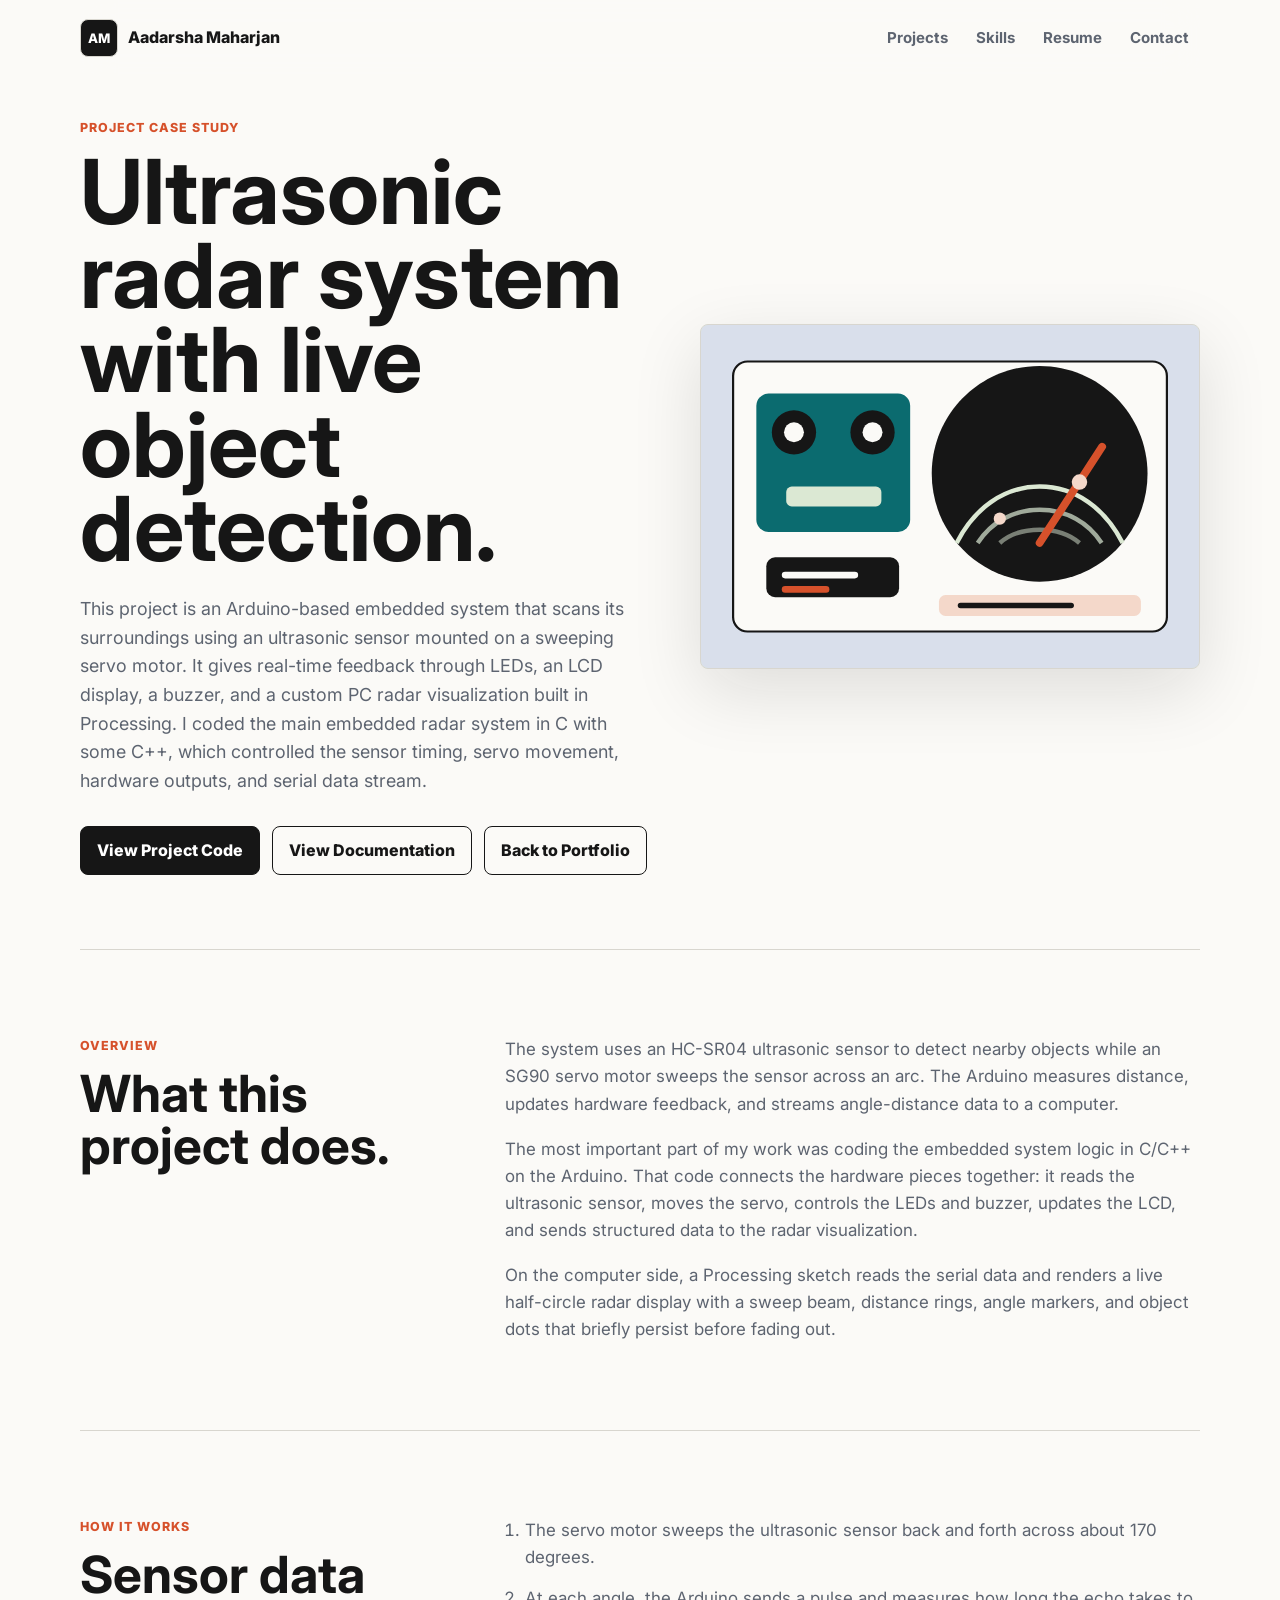
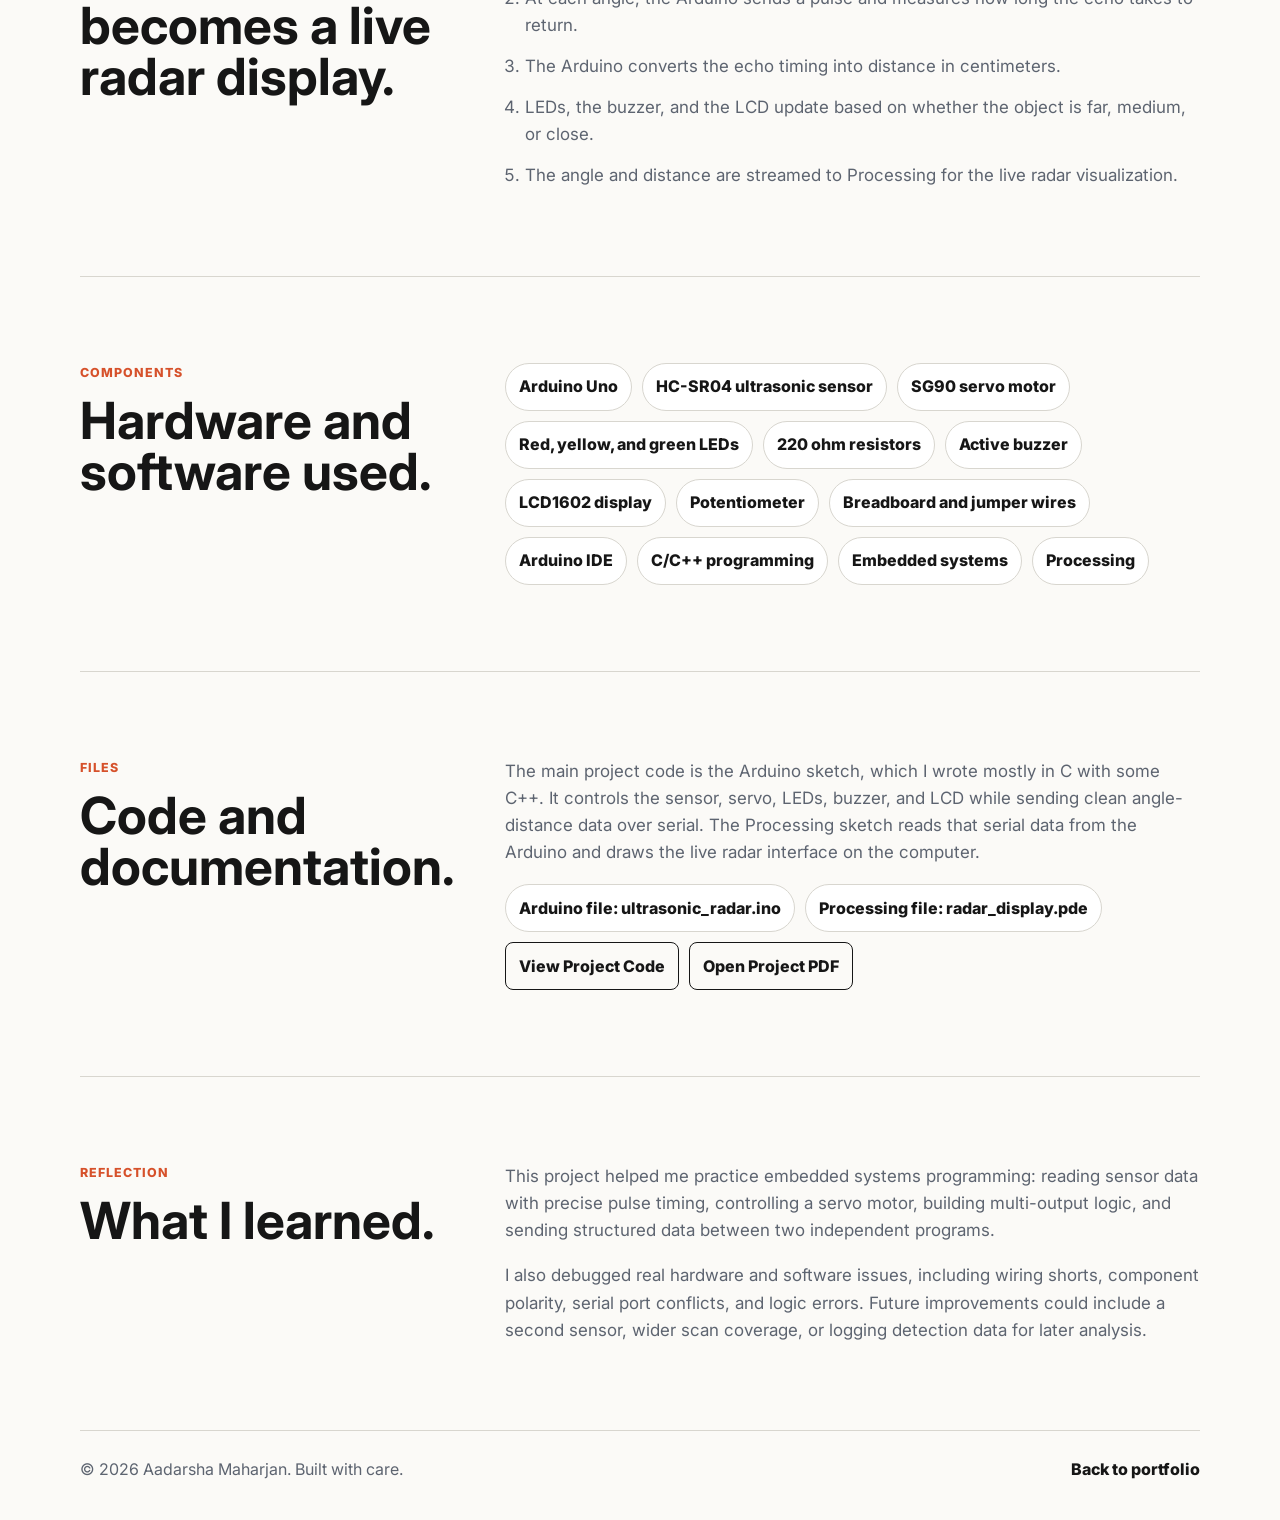
<file: ultrasonic-radar.html>
<!doctype html>
<html lang="en">
  <head>
    <meta charset="utf-8" />
    <meta name="viewport" content="width=device-width, initial-scale=1" />
    <meta
      name="description"
      content="Aadarsha Maharjan project case study: C/C++ Arduino ultrasonic radar system with servo scanning, embedded hardware feedback, and Processing visualization."
    />
    <title>Ultrasonic Radar System | Aadarsha Maharjan</title>
    <link rel="preconnect" href="https://fonts.googleapis.com" />
    <link rel="preconnect" href="https://fonts.gstatic.com" crossorigin />
    <link
      href="https://fonts.googleapis.com/css2?family=Inter:wght@400;500;600;700;800&display=swap"
      rel="stylesheet"
    />
    <link rel="stylesheet" href="styles.css" />
  </head>
  <body>
    <header class="site-header">
      <a class="brand" href="index.html" aria-label="Aadarsha Maharjan home">
        <span class="brand-mark">AM</span>
        <span>Aadarsha Maharjan</span>
      </a>

      <nav class="nav-links" aria-label="Project navigation">
        <a href="index.html#projects">Projects</a>
        <a href="index.html#skills">Skills</a>
        <a href="index.html#resume">Resume</a>
        <a href="index.html#contact">Contact</a>
      </nav>
    </header>

    <main>
      <section class="project-hero">
        <div>
          <p class="eyebrow">Project Case Study</p>
          <h1>Ultrasonic radar system with live object detection.</h1>
          <p class="project-lede">
            This project is an Arduino-based embedded system that scans its surroundings using an
            ultrasonic sensor mounted on a sweeping servo motor. It gives real-time feedback through
            LEDs, an LCD display, a buzzer, and a custom PC radar visualization built in Processing.
            I coded the main embedded radar system in C with some C++, which controlled the sensor
            timing, servo movement, hardware outputs, and serial data stream.
          </p>
          <div class="hero-actions">
            <a
              class="button primary"
              href="https://github.com/AadarshaMaharjan01/c-embedded-ultrasonic-radar-system"
              target="_blank"
              rel="noreferrer"
            >
              View Project Code
            </a>
            <a
              class="button secondary"
              href="https://github.com/AadarshaMaharjan01/c-embedded-ultrasonic-radar-system/blob/main/Ultrasonic%20Radar%20System.pdf"
              target="_blank"
              rel="noreferrer"
            >
              View Documentation
            </a>
            <a class="button secondary" href="index.html#projects">Back to Portfolio</a>
          </div>
        </div>
        <div class="project-hero-image">
          <img src="assets/ultrasonic-radar-preview.svg" alt="Ultrasonic radar system preview" />
        </div>
      </section>

      <section class="section project-detail-grid" aria-labelledby="overview-title">
        <div>
          <p class="eyebrow">Overview</p>
          <h2 id="overview-title">What this project does.</h2>
        </div>
        <div class="detail-copy">
          <p>
            The system uses an HC-SR04 ultrasonic sensor to detect nearby objects while an SG90
            servo motor sweeps the sensor across an arc. The Arduino measures distance, updates
            hardware feedback, and streams angle-distance data to a computer.
          </p>
          <p>
            The most important part of my work was coding the embedded system logic in C/C++ on the
            Arduino. That code connects the hardware pieces together: it reads the ultrasonic sensor,
            moves the servo, controls the LEDs and buzzer, updates the LCD, and sends structured
            data to the radar visualization.
          </p>
          <p>
            On the computer side, a Processing sketch reads the serial data and renders a live
            half-circle radar display with a sweep beam, distance rings, angle markers, and object
            dots that briefly persist before fading out.
          </p>
        </div>
      </section>

      <section class="section project-detail-grid" aria-labelledby="how-title">
        <div>
          <p class="eyebrow">How It Works</p>
          <h2 id="how-title">Sensor data becomes a live radar display.</h2>
        </div>
        <div class="detail-copy">
          <ol class="process-list">
            <li>The servo motor sweeps the ultrasonic sensor back and forth across about 170 degrees.</li>
            <li>At each angle, the Arduino sends a pulse and measures how long the echo takes to return.</li>
            <li>The Arduino converts the echo timing into distance in centimeters.</li>
            <li>LEDs, the buzzer, and the LCD update based on whether the object is far, medium, or close.</li>
            <li>The angle and distance are streamed to Processing for the live radar visualization.</li>
          </ol>
        </div>
      </section>

      <section class="section project-detail-grid" aria-labelledby="components-title">
        <div>
          <p class="eyebrow">Components</p>
          <h2 id="components-title">Hardware and software used.</h2>
        </div>
        <div class="component-grid">
          <span>Arduino Uno</span>
          <span>HC-SR04 ultrasonic sensor</span>
          <span>SG90 servo motor</span>
          <span>Red, yellow, and green LEDs</span>
          <span>220 ohm resistors</span>
          <span>Active buzzer</span>
          <span>LCD1602 display</span>
          <span>Potentiometer</span>
          <span>Breadboard and jumper wires</span>
          <span>Arduino IDE</span>
          <span>C/C++ programming</span>
          <span>Embedded systems</span>
          <span>Processing</span>
        </div>
      </section>

      <section class="section project-detail-grid" aria-labelledby="files-title">
        <div>
          <p class="eyebrow">Files</p>
          <h2 id="files-title">Code and documentation.</h2>
        </div>
        <div class="detail-copy">
          <p>
            The main project code is the Arduino sketch, which I wrote mostly in C with some C++.
            It controls the sensor, servo, LEDs, buzzer, and LCD while sending clean angle-distance
            data over serial. The Processing sketch reads that serial data from the Arduino and
            draws the live radar interface on the computer.
          </p>
          <div class="component-grid">
            <span>Arduino file: ultrasonic_radar.ino</span>
            <span>Processing file: radar_display.pde</span>
            <a
              class="button secondary"
              href="https://github.com/AadarshaMaharjan01/c-embedded-ultrasonic-radar-system"
              target="_blank"
              rel="noreferrer"
            >
              View Project Code
            </a>
            <a
              class="button secondary"
              href="https://github.com/AadarshaMaharjan01/c-embedded-ultrasonic-radar-system/blob/main/Ultrasonic%20Radar%20System.pdf"
              target="_blank"
              rel="noreferrer"
            >
              Open Project PDF
            </a>
          </div>
        </div>
      </section>

      <section class="section project-detail-grid" aria-labelledby="reflection-title">
        <div>
          <p class="eyebrow">Reflection</p>
          <h2 id="reflection-title">What I learned.</h2>
        </div>
        <div class="detail-copy">
          <p>
            This project helped me practice embedded systems programming: reading sensor data with
            precise pulse timing, controlling a servo motor, building multi-output logic, and sending
            structured data between two independent programs.
          </p>
          <p>
            I also debugged real hardware and software issues, including wiring shorts, component
            polarity, serial port conflicts, and logic errors. Future improvements could include a
            second sensor, wider scan coverage, or logging detection data for later analysis.
          </p>
        </div>
      </section>
    </main>

    <footer class="site-footer">
      <p>© <span id="year"></span> Aadarsha Maharjan. Built with care.</p>
      <a href="index.html">Back to portfolio</a>
    </footer>

    <script src="script.js"></script>
  </body>
</html>
</file>
<file: styles.css>
:root {
  color-scheme: light;
  --ink: #161616;
  --muted: #5d6470;
  --paper: #fbfaf7;
  --panel: #ffffff;
  --line: #d8d6cf;
  --primary: #0b6b6f;
  --primary-dark: #084f53;
  --accent: #d6512b;
  --accent-soft: #f4d8ca;
  --green-soft: #dbe8d3;
  --shadow: 0 22px 70px rgba(20, 20, 20, 0.12);
}

* {
  box-sizing: border-box;
}

html {
  scroll-behavior: smooth;
}

body {
  margin: 0;
  background: var(--paper);
  color: var(--ink);
  font-family: Inter, system-ui, -apple-system, BlinkMacSystemFont, "Segoe UI", sans-serif;
  line-height: 1.6;
}

a {
  color: inherit;
}

.site-header {
  position: sticky;
  top: 0;
  z-index: 10;
  display: flex;
  align-items: center;
  justify-content: space-between;
  gap: 24px;
  width: min(1120px, calc(100% - 32px));
  margin: 0 auto;
  padding: 18px 0;
  background: rgba(251, 250, 247, 0.88);
  backdrop-filter: blur(16px);
}

.brand,
.nav-links,
.hero-actions,
.resume-actions,
.contact-links,
.site-footer {
  display: flex;
  align-items: center;
}

.brand {
  gap: 10px;
  font-weight: 800;
  text-decoration: none;
  letter-spacing: 0;
}

.brand-mark {
  display: inline-grid;
  width: 38px;
  height: 38px;
  place-items: center;
  border: 1px solid var(--line);
  background: var(--ink);
  color: white;
  border-radius: 8px;
  font-size: 0.82rem;
}

.nav-links {
  gap: 6px;
}

.nav-links a {
  padding: 8px 11px;
  color: var(--muted);
  font-size: 0.94rem;
  font-weight: 700;
  text-decoration: none;
}

.nav-links a:hover {
  color: var(--ink);
}

main {
  width: min(1120px, calc(100% - 32px));
  margin: 0 auto;
}

.hero-stage {
  min-height: calc(100vh + 390px);
}

.about-stage {
  min-height: calc(82vh + 260px);
}

.hero {
  position: sticky;
  top: var(--header-height, 74px);
  display: grid;
  grid-template-columns: minmax(0, 1.02fr) minmax(320px, 0.82fr);
  align-items: center;
  gap: 44px;
  min-height: calc(100vh - var(--header-height, 74px));
  padding: 42px 0 74px;
}

.about-stage .about {
  position: sticky;
  top: var(--header-height, 74px);
  min-height: min(620px, calc(82vh - var(--header-height, 74px)));
  align-content: center;
  gap: 30px;
  padding: 56px 0;
}

.eyebrow {
  margin: 0 0 12px;
  color: var(--accent);
  font-size: 0.78rem;
  font-weight: 800;
  letter-spacing: 0.08em;
  text-transform: uppercase;
}

h1,
h2,
h3,
p {
  overflow-wrap: anywhere;
}

h1 {
  max-width: 820px;
  margin: 0;
  font-size: clamp(3rem, 8vw, 6.7rem);
  line-height: 0.94;
  letter-spacing: 0;
}

h2 {
  margin: 0;
  font-size: clamp(2rem, 4vw, 4.15rem);
  line-height: 1;
  letter-spacing: 0;
}

h3 {
  margin: 0;
  font-size: 1.18rem;
  line-height: 1.2;
}

.hero-text {
  max-width: 670px;
  margin: 24px 0 0;
  color: var(--muted);
  font-size: 1.12rem;
}

.js .scroll-fade {
  opacity: var(--reveal-opacity, 0);
  transform: translateY(var(--reveal-lift, 22px));
  transition:
    opacity 120ms linear,
    transform 120ms linear;
  will-change: opacity, transform;
}

.js .step-one {
  --reveal-opacity: var(--hero-reveal-one, 0);
  --reveal-lift: calc((1 - var(--hero-reveal-one, 0)) * 22px);
}

.js .step-two {
  --reveal-opacity: var(--hero-reveal-two, 0);
  --reveal-lift: calc((1 - var(--hero-reveal-two, 0)) * 24px);
}

.js .step-three {
  --reveal-opacity: var(--hero-reveal-three, 0);
  --reveal-lift: calc((1 - var(--hero-reveal-three, 0)) * 28px);
}

.js .about-step-one {
  --reveal-opacity: var(--about-reveal-one, 0);
  --reveal-lift: calc((1 - var(--about-reveal-one, 0)) * 24px);
}

.js .about-step-two {
  --reveal-opacity: var(--about-reveal-two, 0);
  --reveal-lift: calc((1 - var(--about-reveal-two, 0)) * 28px);
}

.js .about-step-three {
  --reveal-opacity: var(--about-reveal-three, 0);
  --reveal-lift: calc((1 - var(--about-reveal-three, 0)) * 24px);
}

@media (prefers-reduced-motion: reduce) {
  .js .scroll-fade {
    opacity: 1;
    transform: none;
    transition: none;
  }
}

.hero-actions,
.resume-actions {
  flex-wrap: wrap;
  gap: 12px;
  margin-top: 30px;
}

.button {
  display: inline-flex;
  align-items: center;
  justify-content: center;
  min-height: 46px;
  gap: 10px;
  padding: 11px 16px;
  border: 1px solid var(--ink);
  border-radius: 8px;
  font-weight: 800;
  text-decoration: none;
}

.button svg {
  width: 20px;
  height: 20px;
  fill: currentColor;
  flex: 0 0 auto;
}

.button.primary {
  background: var(--ink);
  color: white;
}

.button.primary:hover {
  background: var(--primary-dark);
  border-color: var(--primary-dark);
}

.button.secondary {
  background: transparent;
  color: var(--ink);
}

.button.secondary:hover {
  background: var(--accent-soft);
}

.hero-visual {
  position: relative;
  min-height: 460px;
  border-radius: 8px;
  overflow: hidden;
  box-shadow: var(--shadow);
  background: var(--green-soft);
}

.hero-visual img {
  display: block;
  width: 100%;
  height: 100%;
  min-height: 460px;
  object-fit: cover;
}

.section {
  padding: 86px 0;
  border-top: 1px solid var(--line);
}

.about,
.split-section,
.resume-section,
.contact {
  display: grid;
  grid-template-columns: minmax(220px, 0.55fr) minmax(0, 1fr);
  gap: 42px;
  align-items: start;
}

.about p,
.resume-section p {
  margin: 0;
  color: var(--muted);
  font-size: 1.1rem;
}

.study-details {
  grid-column: 2;
  display: flex;
  flex-wrap: wrap;
  gap: 8px;
}

.study-details span {
  border: 1px solid var(--line);
  border-radius: 999px;
  padding: 9px 12px;
  background: var(--panel);
  color: var(--ink);
  font-size: 0.9rem;
  font-weight: 800;
}

.section-heading {
  display: flex;
  align-items: end;
  justify-content: space-between;
  gap: 24px;
  margin-bottom: 30px;
}

.project-grid {
  display: grid;
  grid-template-columns: repeat(3, minmax(0, 1fr));
  gap: 18px;
}

.project-card {
  min-width: 0;
  overflow: hidden;
  border: 1px solid var(--line);
  border-radius: 8px;
  background: var(--panel);
  box-shadow: 0 12px 34px rgba(20, 20, 20, 0.06);
}

.project-media {
  min-height: 180px;
  border-bottom: 1px solid var(--line);
  background-color: var(--green-soft);
  background-image:
    linear-gradient(135deg, rgba(11, 107, 111, 0.9), rgba(214, 81, 43, 0.55)),
    radial-gradient(circle at 76% 30%, rgba(255, 255, 255, 0.85) 0 12%, transparent 13%),
    linear-gradient(90deg, rgba(255, 255, 255, 0.7) 0 18%, transparent 18% 100%);
}

.project-media-b {
  background-color: #d9dfeb;
  background-image:
    linear-gradient(135deg, rgba(22, 22, 22, 0.82), rgba(11, 107, 111, 0.62)),
    repeating-linear-gradient(0deg, rgba(255, 255, 255, 0.8) 0 2px, transparent 2px 18px);
}

.project-media-c {
  background-color: var(--accent-soft);
  background-image:
    linear-gradient(135deg, rgba(214, 81, 43, 0.88), rgba(11, 107, 111, 0.62)),
    radial-gradient(circle at 35% 42%, rgba(255, 255, 255, 0.75) 0 14%, transparent 15%);
}

.project-media-ndvi {
  background-color: #dbe8d3;
  background-image:
    radial-gradient(circle at 72% 32%, rgba(244, 216, 202, 0.95) 0 16%, transparent 17%),
    linear-gradient(135deg, rgba(11, 107, 111, 0.94), rgba(214, 81, 43, 0.62)),
    repeating-linear-gradient(90deg, rgba(255, 255, 255, 0.56) 0 2px, transparent 2px 18px);
}

.project-media-radar {
  background-color: #d9dfeb;
  background-image:
    radial-gradient(circle at 64% 52%, rgba(244, 216, 202, 0.95) 0 8%, transparent 9%),
    conic-gradient(from 205deg at 50% 100%, rgba(214, 81, 43, 0.92), transparent 22%, rgba(11, 107, 111, 0.9) 42%, transparent 55%),
    repeating-radial-gradient(circle at 50% 100%, rgba(255, 255, 255, 0.74) 0 2px, transparent 2px 28px),
    linear-gradient(135deg, rgba(22, 22, 22, 0.82), rgba(11, 107, 111, 0.7));
}

.project-media-robot {
  background-color: #f4d8ca;
  background-image:
    radial-gradient(circle at 26% 34%, rgba(22, 22, 22, 0.9) 0 12%, transparent 13%),
    radial-gradient(circle at 74% 34%, rgba(22, 22, 22, 0.9) 0 12%, transparent 13%),
    radial-gradient(circle at 26% 78%, rgba(22, 22, 22, 0.9) 0 12%, transparent 13%),
    radial-gradient(circle at 74% 78%, rgba(22, 22, 22, 0.9) 0 12%, transparent 13%),
    linear-gradient(135deg, rgba(214, 81, 43, 0.85), rgba(11, 107, 111, 0.76));
}

.project-body {
  padding: 18px;
}

.project-topline {
  display: flex;
  align-items: start;
  justify-content: space-between;
  gap: 14px;
}

.project-topline a {
  color: var(--primary);
  font-weight: 800;
  text-decoration: none;
}

.status-label {
  flex: 0 0 auto;
  border: 1px solid var(--line);
  border-radius: 999px;
  padding: 5px 9px;
  background: var(--accent-soft);
  color: var(--ink);
  font-size: 0.78rem;
  font-weight: 800;
}

.project-body p {
  min-height: 76px;
  margin: 12px 0 18px;
  color: var(--muted);
}

.tags,
.skill-list {
  display: flex;
  flex-wrap: wrap;
  gap: 8px;
}

.tags span,
.skill-list span {
  border: 1px solid var(--line);
  border-radius: 999px;
  background: #fff;
  color: var(--ink);
  font-size: 0.88rem;
  font-weight: 800;
}

.tags span {
  padding: 6px 10px;
}

.skill-list span {
  padding: 10px 13px;
}

.contact-links {
  flex-wrap: wrap;
  gap: 12px;
}

.contact-links a,
.contact-links span {
  color: var(--primary);
  font-weight: 800;
}

.site-footer {
  justify-content: space-between;
  gap: 20px;
  width: min(1120px, calc(100% - 32px));
  margin: 0 auto;
  padding: 26px 0 38px;
  border-top: 1px solid var(--line);
  color: var(--muted);
}

.site-footer p {
  margin: 0;
}

.site-footer a {
  color: var(--ink);
  font-weight: 800;
  text-decoration: none;
}

.project-hero {
  display: grid;
  grid-template-columns: minmax(0, 0.9fr) minmax(320px, 0.78fr);
  gap: 44px;
  align-items: center;
  min-height: calc(100vh - 74px);
  padding: 42px 0 74px;
}

.project-hero h1 {
  font-size: clamp(2.8rem, 7vw, 6rem);
}

.project-lede {
  max-width: 720px;
  margin: 24px 0 0;
  color: var(--muted);
  font-size: 1.12rem;
}

.project-hero-image {
  overflow: hidden;
  border: 1px solid var(--line);
  border-radius: 8px;
  background: var(--green-soft);
  box-shadow: var(--shadow);
}

.project-hero-image img,
.photo-grid img {
  display: block;
  width: 100%;
}

.photo-grid img {
  aspect-ratio: 4 / 3;
  object-fit: cover;
}

.project-detail-grid {
  display: grid;
  grid-template-columns: minmax(220px, 0.55fr) minmax(0, 1fr);
  gap: 42px;
}

.detail-copy {
  display: grid;
  gap: 18px;
}

.detail-copy p {
  margin: 0;
  color: var(--muted);
  font-size: 1.06rem;
}

.process-list {
  display: grid;
  gap: 14px;
  margin: 0;
  padding-left: 20px;
  color: var(--muted);
  font-size: 1.06rem;
}

.component-grid {
  display: flex;
  flex-wrap: wrap;
  gap: 10px;
  align-items: stretch;
}

.component-grid span,
.component-grid .button {
  display: inline-flex;
  align-items: center;
  justify-content: center;
  min-height: 48px;
  border: 1px solid var(--line);
  border-radius: 999px;
  padding: 10px 13px;
  background: var(--panel);
  color: var(--ink);
  font-weight: 800;
  line-height: 1.2;
  text-align: center;
}

.component-grid .button {
  border-color: var(--ink);
  border-radius: 8px;
  background: transparent;
}

.photo-grid {
  display: grid;
  grid-template-columns: repeat(2, minmax(0, 1fr));
  gap: 18px;
}

.photo-grid figure {
  margin: 0;
  overflow: hidden;
  border: 1px solid var(--line);
  border-radius: 8px;
  background: var(--panel);
}

.photo-grid figcaption {
  padding: 12px 14px 14px;
  color: var(--muted);
  font-size: 0.94rem;
  font-weight: 700;
}

@media (max-width: 860px) {
  .site-header {
    align-items: start;
    flex-direction: column;
  }

  .nav-links {
    width: 100%;
    overflow-x: auto;
    padding-bottom: 4px;
  }

  .hero,
  .about,
  .split-section,
  .resume-section,
  .contact {
    grid-template-columns: 1fr;
  }

  .hero {
    min-height: auto;
    gap: 30px;
    padding-top: 34px;
  }

  .hero-visual,
  .hero-visual img {
    min-height: 340px;
  }

  .project-grid {
    grid-template-columns: 1fr;
  }

  .project-hero,
  .project-detail-grid,
  .photo-grid {
    grid-template-columns: 1fr;
  }

  .project-body p {
    min-height: 0;
  }

  .study-details {
    grid-column: auto;
  }
}

@media (max-width: 520px) {
  main,
  .site-header,
  .site-footer {
    width: min(100% - 24px, 1120px);
  }

  h1 {
    font-size: clamp(2.45rem, 15vw, 3.4rem);
  }

  h2 {
    font-size: 2rem;
  }

  .section {
    padding: 62px 0;
  }

  .button,
  .resume-actions,
  .hero-actions {
    width: 100%;
  }

  .site-footer {
    align-items: start;
    flex-direction: column;
  }
}
</file>
<file: New project/styles.css>
:root {
  color-scheme: light;
  --ink: #161616;
  --muted: #5d6470;
  --paper: #fbfaf7;
  --panel: #ffffff;
  --line: #d8d6cf;
  --primary: #0b6b6f;
  --primary-dark: #084f53;
  --accent: #d6512b;
  --accent-soft: #f4d8ca;
  --green-soft: #dbe8d3;
  --shadow: 0 22px 70px rgba(20, 20, 20, 0.12);
}

* {
  box-sizing: border-box;
}

html {
  scroll-behavior: smooth;
}

body {
  margin: 0;
  background: var(--paper);
  color: var(--ink);
  font-family: Inter, system-ui, -apple-system, BlinkMacSystemFont, "Segoe UI", sans-serif;
  line-height: 1.6;
}

a {
  color: inherit;
}

.site-header {
  position: sticky;
  top: 0;
  z-index: 10;
  display: flex;
  align-items: center;
  justify-content: space-between;
  gap: 24px;
  width: min(1120px, calc(100% - 32px));
  margin: 0 auto;
  padding: 18px 0;
  background: rgba(251, 250, 247, 0.88);
  backdrop-filter: blur(16px);
}

.brand,
.nav-links,
.hero-actions,
.resume-actions,
.contact-links,
.site-footer {
  display: flex;
  align-items: center;
}

.brand {
  gap: 10px;
  font-weight: 800;
  text-decoration: none;
  letter-spacing: 0;
}

.brand-mark {
  display: inline-grid;
  width: 38px;
  height: 38px;
  place-items: center;
  border: 1px solid var(--line);
  background: var(--ink);
  color: white;
  border-radius: 8px;
  font-size: 0.82rem;
}

.nav-links {
  gap: 6px;
}

.nav-links a {
  padding: 8px 11px;
  color: var(--muted);
  font-size: 0.94rem;
  font-weight: 700;
  text-decoration: none;
}

.nav-links a:hover {
  color: var(--ink);
}

main {
  width: min(1120px, calc(100% - 32px));
  margin: 0 auto;
}

.hero {
  display: grid;
  grid-template-columns: minmax(0, 1.02fr) minmax(320px, 0.82fr);
  align-items: center;
  gap: 44px;
  min-height: calc(100vh - 74px);
  padding: 42px 0 74px;
}

.eyebrow {
  margin: 0 0 12px;
  color: var(--accent);
  font-size: 0.78rem;
  font-weight: 800;
  letter-spacing: 0.08em;
  text-transform: uppercase;
}

h1,
h2,
h3,
p {
  overflow-wrap: anywhere;
}

h1 {
  max-width: 820px;
  margin: 0;
  font-size: clamp(3rem, 8vw, 6.7rem);
  line-height: 0.94;
  letter-spacing: 0;
}

h2 {
  margin: 0;
  font-size: clamp(2rem, 4vw, 4.15rem);
  line-height: 1;
  letter-spacing: 0;
}

h3 {
  margin: 0;
  font-size: 1.18rem;
  line-height: 1.2;
}

.hero-text {
  max-width: 670px;
  margin: 24px 0 0;
  color: var(--muted);
  font-size: 1.12rem;
}

.hero-actions,
.resume-actions {
  flex-wrap: wrap;
  gap: 12px;
  margin-top: 30px;
}

.button {
  display: inline-flex;
  align-items: center;
  justify-content: center;
  min-height: 46px;
  gap: 10px;
  padding: 11px 16px;
  border: 1px solid var(--ink);
  border-radius: 8px;
  font-weight: 800;
  text-decoration: none;
}

.button svg {
  width: 20px;
  height: 20px;
  fill: currentColor;
  flex: 0 0 auto;
}

.button.primary {
  background: var(--ink);
  color: white;
}

.button.primary:hover {
  background: var(--primary-dark);
  border-color: var(--primary-dark);
}

.button.secondary {
  background: transparent;
  color: var(--ink);
}

.button.secondary:hover {
  background: var(--accent-soft);
}

.hero-visual {
  position: relative;
  min-height: 460px;
  border-radius: 8px;
  overflow: hidden;
  box-shadow: var(--shadow);
  background: var(--green-soft);
}

.hero-visual img {
  display: block;
  width: 100%;
  height: 100%;
  min-height: 460px;
  object-fit: cover;
}

.section {
  padding: 86px 0;
  border-top: 1px solid var(--line);
}

.about,
.split-section,
.resume-section,
.contact {
  display: grid;
  grid-template-columns: minmax(220px, 0.55fr) minmax(0, 1fr);
  gap: 42px;
  align-items: start;
}

.about p,
.resume-section p {
  margin: 0;
  color: var(--muted);
  font-size: 1.1rem;
}

.section-heading {
  display: flex;
  align-items: end;
  justify-content: space-between;
  gap: 24px;
  margin-bottom: 30px;
}

.project-grid {
  display: grid;
  grid-template-columns: repeat(3, minmax(0, 1fr));
  gap: 18px;
}

.project-card {
  min-width: 0;
  overflow: hidden;
  border: 1px solid var(--line);
  border-radius: 8px;
  background: var(--panel);
  box-shadow: 0 12px 34px rgba(20, 20, 20, 0.06);
}

.project-media {
  min-height: 180px;
  border-bottom: 1px solid var(--line);
  background-color: var(--green-soft);
  background-image:
    linear-gradient(135deg, rgba(11, 107, 111, 0.9), rgba(214, 81, 43, 0.55)),
    radial-gradient(circle at 76% 30%, rgba(255, 255, 255, 0.85) 0 12%, transparent 13%),
    linear-gradient(90deg, rgba(255, 255, 255, 0.7) 0 18%, transparent 18% 100%);
}

.project-media-b {
  background-color: #d9dfeb;
  background-image:
    linear-gradient(135deg, rgba(22, 22, 22, 0.82), rgba(11, 107, 111, 0.62)),
    repeating-linear-gradient(0deg, rgba(255, 255, 255, 0.8) 0 2px, transparent 2px 18px);
}

.project-media-c {
  background-color: var(--accent-soft);
  background-image:
    linear-gradient(135deg, rgba(214, 81, 43, 0.88), rgba(11, 107, 111, 0.62)),
    radial-gradient(circle at 35% 42%, rgba(255, 255, 255, 0.75) 0 14%, transparent 15%);
}

.project-body {
  padding: 18px;
}

.project-topline {
  display: flex;
  align-items: start;
  justify-content: space-between;
  gap: 14px;
}

.project-topline a {
  color: var(--primary);
  font-weight: 800;
  text-decoration: none;
}

.status-label {
  flex: 0 0 auto;
  border: 1px solid var(--line);
  border-radius: 999px;
  padding: 5px 9px;
  background: var(--accent-soft);
  color: var(--ink);
  font-size: 0.78rem;
  font-weight: 800;
}

.project-body p {
  min-height: 76px;
  margin: 12px 0 18px;
  color: var(--muted);
}

.tags,
.skill-list {
  display: flex;
  flex-wrap: wrap;
  gap: 8px;
}

.tags span,
.skill-list span {
  border: 1px solid var(--line);
  border-radius: 999px;
  background: #fff;
  color: var(--ink);
  font-size: 0.88rem;
  font-weight: 800;
}

.tags span {
  padding: 6px 10px;
}

.skill-list span {
  padding: 10px 13px;
}

.contact-links {
  flex-wrap: wrap;
  gap: 12px;
}

.contact-links a,
.contact-links span {
  color: var(--primary);
  font-weight: 800;
}

.site-footer {
  justify-content: space-between;
  gap: 20px;
  width: min(1120px, calc(100% - 32px));
  margin: 0 auto;
  padding: 26px 0 38px;
  border-top: 1px solid var(--line);
  color: var(--muted);
}

.site-footer p {
  margin: 0;
}

.site-footer a {
  color: var(--ink);
  font-weight: 800;
  text-decoration: none;
}

@media (max-width: 860px) {
  .site-header {
    align-items: start;
    flex-direction: column;
  }

  .nav-links {
    width: 100%;
    overflow-x: auto;
    padding-bottom: 4px;
  }

  .hero,
  .about,
  .split-section,
  .resume-section,
  .contact {
    grid-template-columns: 1fr;
  }

  .hero {
    min-height: auto;
    gap: 30px;
    padding-top: 34px;
  }

  .hero-visual,
  .hero-visual img {
    min-height: 340px;
  }

  .project-grid {
    grid-template-columns: 1fr;
  }

  .project-body p {
    min-height: 0;
  }
}

@media (max-width: 520px) {
  main,
  .site-header,
  .site-footer {
    width: min(100% - 24px, 1120px);
  }

  h1 {
    font-size: clamp(2.45rem, 15vw, 3.4rem);
  }

  h2 {
    font-size: 2rem;
  }

  .section {
    padding: 62px 0;
  }

  .button,
  .resume-actions,
  .hero-actions {
    width: 100%;
  }

  .site-footer {
    align-items: start;
    flex-direction: column;
  }
}
</file>
